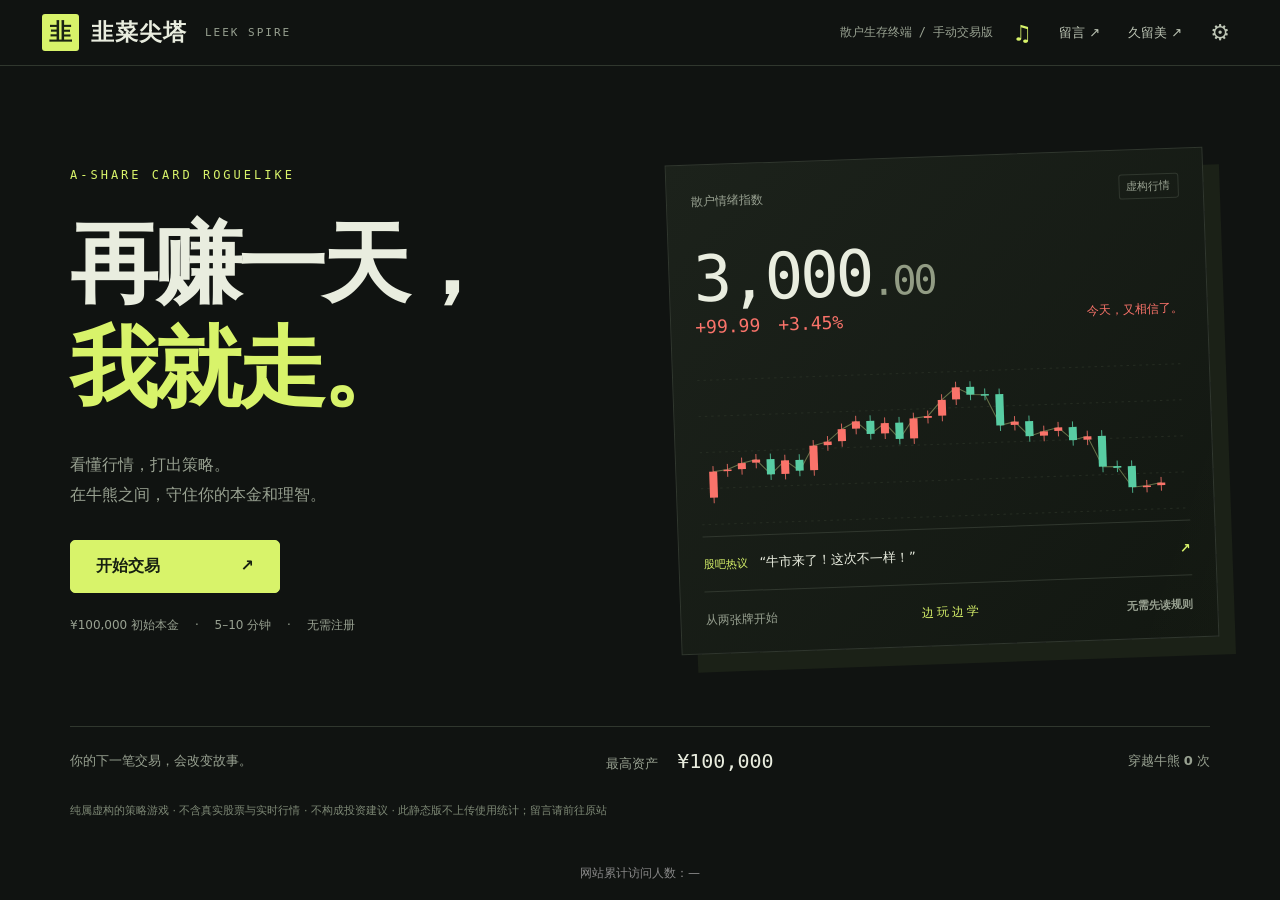
<file: index.html>
<!doctype html>
<html lang="zh-CN"><head><meta charset="UTF-8"><meta name="viewport" content="width=device-width, initial-scale=1"><meta name="theme-color" content="#101311"><meta name="description" content="A 股文化主题卡牌 Roguelike。看懂明日意图，控制仓位与贪婪，在疯牛顶部活下来。无需注册，随时开盘。"><title>韭菜尖塔 · 再赚一天就走</title><link rel="icon" type="image/svg+xml" href="data:image/svg+xml,%3Csvg xmlns='http://www.w3.org/2000/svg' viewBox='0 0 32 32'%3E%3Crect width='32' height='32' rx='7' fill='%23101311'/%3E%3Cpath d='M8 25V14m8 11V6m8 19V11' stroke='%23d8f36a' stroke-width='4'/%3E%3C/svg%3E"><link rel="stylesheet" href="./style.css?v=82ac3ff11395dbeeecb02c3d06dcb66bd310dc05"></head><body><div id="app"><header class="topbar"><a class="brand" href="./"><span class="logo">韭</span>韭菜尖塔 <small>LEEK SPIRE</small></a><span class="terminal-tag">散户生存终端 / v1.0</span></header><main class="welcome"><div class="eyebrow">A-SHARE CARD ROGUELIKE</div><h1>再赚一天，<br><em>我就走。</em></h1><p>看懂行情，打出策略。<br>在牛熊之间，守住你的本金和理智。</p><button class="primary" id="first-start">开始交易 ↗</button><div class="welcome-foot">¥100,000 初始本金 <span>·</span> 一局约 5–10 分钟 <span>·</span> 无需注册</div><div class="market-line"><span>今日散户指数</span><strong class="up">3,000.00 <small>+0.00%</small></strong><span>市场永远是对的。除了今天。</span></div></main></div><script type="module" src="./app.js?v=82ac3ff11395dbeeecb02c3d06dcb66bd310dc05"></script><small data-site-count="leek-spire" style="display:block;text-align:center;color:#888;font:12px/1.5 system-ui,sans-serif;padding:6px 12px;">网站累计访问人数：—</small>

<script>
window.siteVisitorCountDisabled = () => JSON.parse(localStorage.getItem('leek-spire-v1') || '{}')?.prefs?.analytics === false;
/* 自建累计访客脚注：独立站点身份，不读取游戏存档或发送页面内容。 */
(() => {
  'use strict';
  // 与自建服务的公开站点登记一致；本地与预览页不创建或发送身份。
const GH='https://gongfpp.github.io', DAY=86400000;
const gh=path=>[{origin:GH,path,prefix:true}];
const SITE_REGISTRY=Object.freeze({
 'cyber-handwarmer':[{origin:'https://warm.gongfpp.icu',path:'/',prefix:false}],
 itsme:[{origin:'https://gongfpp.icu',path:'/',prefix:false},{origin:GH,path:'/',prefix:false}],
 novelfish:gh('/NovelFish/'),
 'monkey-shakespeare':gh('/monkey-shakespeare-web/'),
 'hr-monster':gh('/hr-monster-web/'),
 'rps-mind-arena':gh('/rps-mind-arena-web/'),
 'monster-service-center':gh('/monster-service-center-web/'),
 'flappy-bird':gh('/flappy-bird-godot/'),
 cinderweave:gh('/cinderweave-godot/'),
 'hyouka-campus':gh('/hyouka-campus-3d/'),
 'leek-spire':[...gh('/leek-spire-pages/'),{origin:'https://leek-spire.gongfpp.chatgpt.site',path:'/',prefix:false},{origin:'https://leek-spire.gongfpp.chatgpt.site',path:'/fx.html',prefix:false}],
 'one-bar-left':gh('/one-bar-left/'),
 'kurumi-rewrite':gh('/kurumi-fx-rewrite/'),
 'poor-map':gh('/poor-map/'),
 'stock-workbench':[{origin:'https://stock.gongfpp.icu',path:'/',prefix:true}],
 'one-life':[{origin:'https://one-life.gongfpp.icu',path:'/',prefix:true}],
});
for(const entries of Object.values(SITE_REGISTRY)){for(const entry of entries)Object.freeze(entry);Object.freeze(entries);}
function registeredPath(site,origin,path){
 if(typeof path!=='string'||path.length>512||!path.startsWith('/')||/[?#\\\u0000-\u0020]/.test(path)||/%(?:2e|2f|5c|00)/i.test(path)||path.split('/').some(x=>x==='.'||x==='..'))return false;
 return Object.hasOwn(SITE_REGISTRY,site)&&SITE_REGISTRY[site].some(r=>r.origin===origin&&(r.prefix?path.startsWith(r.path):path===r.path));
}

  const lifetime = 90 * 24 * 60 * 60 * 1000;
  const uuid = /^[0-9a-f]{8}-[0-9a-f]{4}-4[0-9a-f]{3}-[89ab][0-9a-f]{3}-[0-9a-f]{12}$/i;
  async function mount(element, site, isDisabled = () => false) {
    element.textContent = '网站累计访问人数：—';
    if (!registeredPath(site, location.origin, location.pathname)) return;
    const url = 'https://stats.gongfpp.icu/api/journey/v1/site-counts/' + encodeURIComponent(site);
    let identity = null;
    try {
      if (navigator.doNotTrack !== '1' && window.doNotTrack !== '1' && navigator.globalPrivacyControl !== true && !isDisabled()) {
        const key = 'site-visitor-count:v1:' + site;
        const now = Date.now();
        try { identity = JSON.parse(localStorage.getItem(key)); } catch (_) { /* 损坏的记录可以更新；存储禁用时保持只读。 */ }
        if (!identity || !uuid.test(identity.visitorId) || !Number.isSafeInteger(identity.bornAt) || identity.bornAt > now || now - identity.bornAt >= lifetime) {
          identity = { visitorId: crypto.randomUUID(), bornAt: now };
          localStorage.setItem(key, JSON.stringify(identity));
        }
      }
    } catch (_) { identity = null; }
    let controller = new AbortController();
    let timeout = setTimeout(() => controller.abort(), 8000);
    const options = { credentials: 'omit', referrerPolicy: 'no-referrer', cache: 'no-store', signal: controller.signal };
    try {
      let response;
      if (identity) {
        try {
          response = await fetch(url, { ...options, method: 'POST', headers: { 'Content-Type': 'application/json' }, body: JSON.stringify({ visitorId: identity.visitorId, bornAt: identity.bornAt, path: location.pathname }) });
        } catch (_) { /* 写入失败后仍可读取真实累计值。 */ }
      }
      if (!response || !response.ok) {
        clearTimeout(timeout);
        controller = new AbortController();
        timeout = setTimeout(() => controller.abort(), 8000);
        response = await fetch(url, { ...options, signal: controller.signal });
      }
      if (!response.ok) return;
      const result = await response.json();
      if (result.version === 1 && result.site === site && Number.isSafeInteger(result.total) && result.total >= 0) {
        element.textContent = '网站累计访问人数：' + result.total.toLocaleString('zh-CN');
      }
    } catch (_) { /* 无可靠结果时保留破折号，不伪造零。 */ }
    finally { clearTimeout(timeout); }
  }
  window.SiteVisitorCount = { mount };
  document.querySelectorAll('[data-site-count]').forEach(element => {
    mount(element, element.dataset.siteCount, () => typeof window.siteVisitorCountDisabled === 'function' && window.siteVisitorCountDisabled());
  });
})();

</script>
<script data-site-events="leek-spire">
/* 自建页面事件：仅固定事件与控件枚举，不读取输入、正文、URL参数或来源页。 */
(() => {
  'use strict';
  if (window.SiteEvents?.version === 1) return;
  const REGISTRY = {"itsme":[{"origin":"https://gongfpp.icu","paths":["/2022/08/16/hello-world/","/2022/08/16/%E7%AC%AC%E4%B8%80%E7%AF%87%E6%B5%8B%E8%AF%95%E5%8D%9A%E5%AE%A2/","/2022/08/25/LeetCodeHot100/","/archives/2022/08/","/archives/2022/","/archives/","/categories/","/","/links/","/resume/","/tags/","/tags/test/","/works/agent-handoff/","/works/aki-agent-kit/","/works/binary-tree-with-qt/","/works/caculator-with-qt/","/works/chaoshi-2018/","/works/cinderweave-godot/","/works/config-reviewer/","/works/config-reviewer-builds/","/works/dsh-novel-fish/","/works/flappy-bird-godot/","/works/homebrew-tap/","/works/hr-monster-web/","/works/imagegen-skills/","/works/","/works/interface-atlas/","/works/interface-atlas-web/","/works/kurumi-fx-pages/","/works/kurumi-pixel-ui/","/works/lantern-godot/","/works/leek-spire-pages/","/works/mediagrab/","/works/monkey-shakespeare-web/","/works/monster-service-center-web/","/works/netball/","/works/notiguard/","/works/novelfish/","/works/one-bar-left/","/works/one-mute-mic/","/works/poor-map/","/works/process-killer/","/works/rps-mind-arena-web/","/works/simple-snake-game/","/works/sonfolio/","/works/sorts-with-qt/"]},{"origin":"https://gongfpp.github.io","paths":["/2022/08/16/hello-world/","/2022/08/16/%E7%AC%AC%E4%B8%80%E7%AF%87%E6%B5%8B%E8%AF%95%E5%8D%9A%E5%AE%A2/","/2022/08/25/LeetCodeHot100/","/archives/2022/08/","/archives/2022/","/archives/","/categories/","/","/links/","/resume/","/tags/","/tags/test/","/works/agent-handoff/","/works/aki-agent-kit/","/works/binary-tree-with-qt/","/works/caculator-with-qt/","/works/chaoshi-2018/","/works/cinderweave-godot/","/works/config-reviewer/","/works/config-reviewer-builds/","/works/dsh-novel-fish/","/works/flappy-bird-godot/","/works/homebrew-tap/","/works/hr-monster-web/","/works/imagegen-skills/","/works/","/works/interface-atlas/","/works/interface-atlas-web/","/works/kurumi-fx-pages/","/works/kurumi-pixel-ui/","/works/lantern-godot/","/works/leek-spire-pages/","/works/mediagrab/","/works/monkey-shakespeare-web/","/works/monster-service-center-web/","/works/netball/","/works/notiguard/","/works/novelfish/","/works/one-bar-left/","/works/one-mute-mic/","/works/poor-map/","/works/process-killer/","/works/rps-mind-arena-web/","/works/simple-snake-game/","/works/sonfolio/","/works/sorts-with-qt/"]}],"novelfish":[{"origin":"https://gongfpp.github.io","prefix":"/NovelFish/"}],"poor-map":[{"origin":"https://gongfpp.github.io","prefix":"/poor-map/"}],"stock-workbench":[{"origin":"https://stock.gongfpp.icu","prefix":"/"}],"one-life":[{"origin":"https://one-life.gongfpp.icu","prefix":"/"}],"cyber-handwarmer":[{"origin":"https://warm.gongfpp.icu","paths":["/"]}],"kurumi-rewrite":[{"origin":"https://gongfpp.github.io","prefix":"/kurumi-fx-rewrite/"}],"leek-spire":[{"origin":"https://gongfpp.github.io","prefix":"/leek-spire-pages/"},{"origin":"https://leek-spire.gongfpp.chatgpt.site","paths":["/","/fx","/fx.html"]}],"monkey-shakespeare":[{"origin":"https://gongfpp.github.io","prefix":"/monkey-shakespeare-web/"}],"hr-monster":[{"origin":"https://gongfpp.github.io","prefix":"/hr-monster-web/"}],"rps-mind-arena":[{"origin":"https://gongfpp.github.io","prefix":"/rps-mind-arena-web/"}],"monster-service-center":[{"origin":"https://gongfpp.github.io","prefix":"/monster-service-center-web/"}],"flappy-bird":[{"origin":"https://gongfpp.github.io","prefix":"/flappy-bird-godot/"}],"cinderweave":[{"origin":"https://gongfpp.github.io","prefix":"/cinderweave-godot/"}],"one-bar-left":[{"origin":"https://gongfpp.github.io","prefix":"/one-bar-left/"}]};
  const UUID = /^[0-9a-f]{8}-[0-9a-f]{4}-4[0-9a-f]{3}-[89ab][0-9a-f]{3}-[0-9a-f]{12}$/i;
  const LIFETIME = 90 * 86400000;
  const instances = new Map();
  const currentScript = document.currentScript;
  function allowedPath(site) {
    const path = location.pathname;
    if (typeof path !== 'string' || path.length > 512 || !path.startsWith('/') || /[?#\\\u0000-\u0020]/.test(path) || /%(?:2e|2f|5c|00)/i.test(path) || path.split('/').some(x => x === '.' || x === '..')) return null;
    const entry = REGISTRY[site]?.find(r => r.origin === location.origin && (r.paths ? r.paths.includes(path) : path.startsWith(r.prefix)));
    return entry ? (entry.paths ? path : entry.prefix) : null;
  }
  function mount(site, options = {}) {
    if (instances.has(site)) return instances.get(site);
    if (!allowedPath(site)) return null;
    if (options.qaRunId !== undefined && !UUID.test(options.qaRunId)) return null;
    const qaRunId = options.qaRunId || null;
    const isDisabled = options.isDisabled || (() => typeof window.siteVisitorCountDisabled === 'function' && window.siteVisitorCountDisabled());
    const url = 'https://stats.gongfpp.icu/api/journey/v1/site-counts/' + encodeURIComponent(site) + '/events';
    let identity = null, sessionId = null, queue = [], pending = null, interval = null, inFlight = null;
    let started = false, destroyed = false, currentPath = null, currentRoute = null, mark = null, remainder = 0, generation = 0, failures = 0;
    const listeners = [];
    function on(target, name, fn) { target.addEventListener(name, fn); listeners.push(() => target.removeEventListener(name, fn)); }
    function privacyAllowed() {
      try { return ![navigator.doNotTrack, window.doNotTrack, navigator.msDoNotTrack].some(x => x === '1' || x === 1 || x === 'yes') && navigator.globalPrivacyControl !== true && !isDisabled(); }
      catch (_) { return false; }
    }
    function stopPending() {
      generation += 1; queue = []; clearTimeout(pending); pending = null;
      if (inFlight) inFlight.abort();
      identity = null; sessionId = null; started = false; mark = null; remainder = 0;
    }
    function permitted() {
      if (destroyed || !allowedPath(site) || !privacyAllowed()) { stopPending(); return false; }
      if (identity && (Date.now() < identity.bornAt || Date.now() - identity.bornAt >= LIFETIME)) stopPending();
      return true;
    }
    function getIdentity() {
      if (identity) return identity;
      const now = Date.now();
      if (qaRunId) return identity = {visitorId: crypto.randomUUID(), bornAt: now};
      try {
        const key = 'site-visitor-count:v1:' + site;
        let value; try { value = JSON.parse(localStorage.getItem(key)); } catch (_) {}
        if (!value || !UUID.test(value.visitorId) || !Number.isSafeInteger(value.bornAt) || value.bornAt > now || now - value.bornAt >= LIFETIME) {
          value = {visitorId: crypto.randomUUID(), bornAt: now}; localStorage.setItem(key, JSON.stringify(value));
        }
        return identity = {visitorId: value.visitorId, bornAt: value.bornAt};
      } catch (_) { return null; }
    }
    function event(name, extra = {}) {
      if (!permitted() || !getIdentity()) return;
      const path = currentPath || allowedPath(site); if (!path) return;
      queue.push({id: crypto.randomUUID(), name, path, at: Date.now(), ...extra});
      if (queue.length > 80) queue.shift();
      if (!pending) pending = setTimeout(() => { pending = null; void flush(); }, 200);
    }
    function ensureStart() {
      if (!permitted() || !getIdentity()) return false;
      if (!started) {
        started = true; sessionId = crypto.randomUUID(); currentPath = allowedPath(site); currentRoute = location.pathname;
        mark = document.visibilityState === 'visible' ? performance.now() : null;
        event('page_view');
      }
      return true;
    }
    function settle() {
      if (!started || !permitted()) return;
      if (mark !== null) { remainder += Math.max(0, performance.now() - mark); mark = null; }
      const durationMs = Math.min(1800000, Math.floor(remainder));
      remainder = 0;
      if (durationMs > 0) event('page_engagement', {durationMs});
    }
    async function flush() {
      if (!permitted() || !started || !queue.length || inFlight) return;
      const batch = queue.splice(0,20), controller = new AbortController(), epoch = generation; inFlight = controller;
      const timeout = setTimeout(() => controller.abort(), 8000);
      const body = {version:1, visitorId:identity.visitorId, bornAt:identity.bornAt, sessionId, events:batch, ...(qaRunId ? {qaRunId} : {})};
      let retry = false;
      try {
        const response = await fetch(url, {method:'POST',headers:{'Content-Type':'application/json'},credentials:'omit',referrerPolicy:'no-referrer',cache:'no-store',keepalive:true,signal:controller.signal,body:JSON.stringify(body)});
        if (response.ok) {
          const ack = await response.json();
          if (ack.ok !== true || !Array.isArray(ack.accepted) || ack.sourceOrigin !== location.origin || ack.qa !== Boolean(qaRunId) || !batch.every(x => ack.accepted.includes(x.id))) retry = true;
        } else retry = response.status >= 500 || response.status === 429;
      } catch (_) { retry = true; }
      finally {
        clearTimeout(timeout); if (inFlight === controller) inFlight = null;
        if (retry && epoch === generation && permitted() && started) queue = [...batch,...queue].slice(0,80);
        failures = retry ? Math.min(failures + 1,5) : 0;
        if (queue.length && permitted() && !pending) pending = setTimeout(() => { pending = null; void flush(); }, retry ? Math.min(60000,5000 * 2 ** (failures - 1)) : 200);
      }
    }
    function updateRoute() {
      if (!ensureStart()) return;
      const next = allowedPath(site);
      if (location.pathname !== currentRoute) { settle(); currentPath = next; currentRoute = location.pathname; event('page_view'); }
      if (document.visibilityState === 'visible' && mark === null) mark = performance.now();
    }
    function click(e) {
      if (!ensureStart()) return;
      const target = e.target?.closest?.('button,a,input,select,summary,[role="button"],[role="link"]');
      if (!target) return;
      const tag = target.tagName.toLowerCase();
      const control = ({a:'link',button:'button',input:'input',select:'select',summary:'summary'})[tag] || (target.getAttribute('role') === 'link' ? 'link' : 'button');
      const container = target.closest('dialog,[role="dialog"],header,main,footer');
      const region = container ? (container.tagName.toLowerCase() === 'dialog' || container.getAttribute('role') === 'dialog' ? 'dialog' : container.tagName.toLowerCase()) : 'other';
      event('ui_click',{control,region});
    }
    on(document,'click',click);
    on(document,'visibilitychange',() => {
      if (!permitted()) return;
      if (document.visibilityState === 'hidden') { settle(); void flush(); }
      else { updateRoute(); mark = performance.now(); }
    });
    on(window,'storage',() => { if (!privacyAllowed()) stopPending(); });
    on(window,'popstate',updateRoute);
    for (const method of ['pushState','replaceState']) {
      const previous = history[method];
      const wrapper = function (...args) { const result = previous.apply(this,args); updateRoute(); return result; };
      history[method] = wrapper; listeners.push(() => { if (history[method] === wrapper) history[method] = previous; });
    }
    on(window,'pagehide',() => { settle(); void flush(); mark = null; });
    on(window,'pageshow',e => { if (e.persisted && ensureStart()) { event('page_view'); if (document.visibilityState === 'visible') mark = performance.now(); } });
    interval = setInterval(() => { if (!ensureStart()) return; updateRoute(); settle(); if (document.visibilityState === 'visible') mark = performance.now(); void flush(); },30000);
    const handle = {destroy() { settle(); void flush(); destroyed = true; clearTimeout(pending); clearInterval(interval); for (const remove of listeners) remove(); instances.delete(site); }};
    instances.set(site,handle); ensureStart(); return handle;
  }
  window.SiteEvents = {version:1,mount};
  const site = currentScript?.dataset.siteEvents;
  if (site) mount(site,{qaRunId:window.siteEventsQaRunId});
})();
</script>
</body></html>
</file>
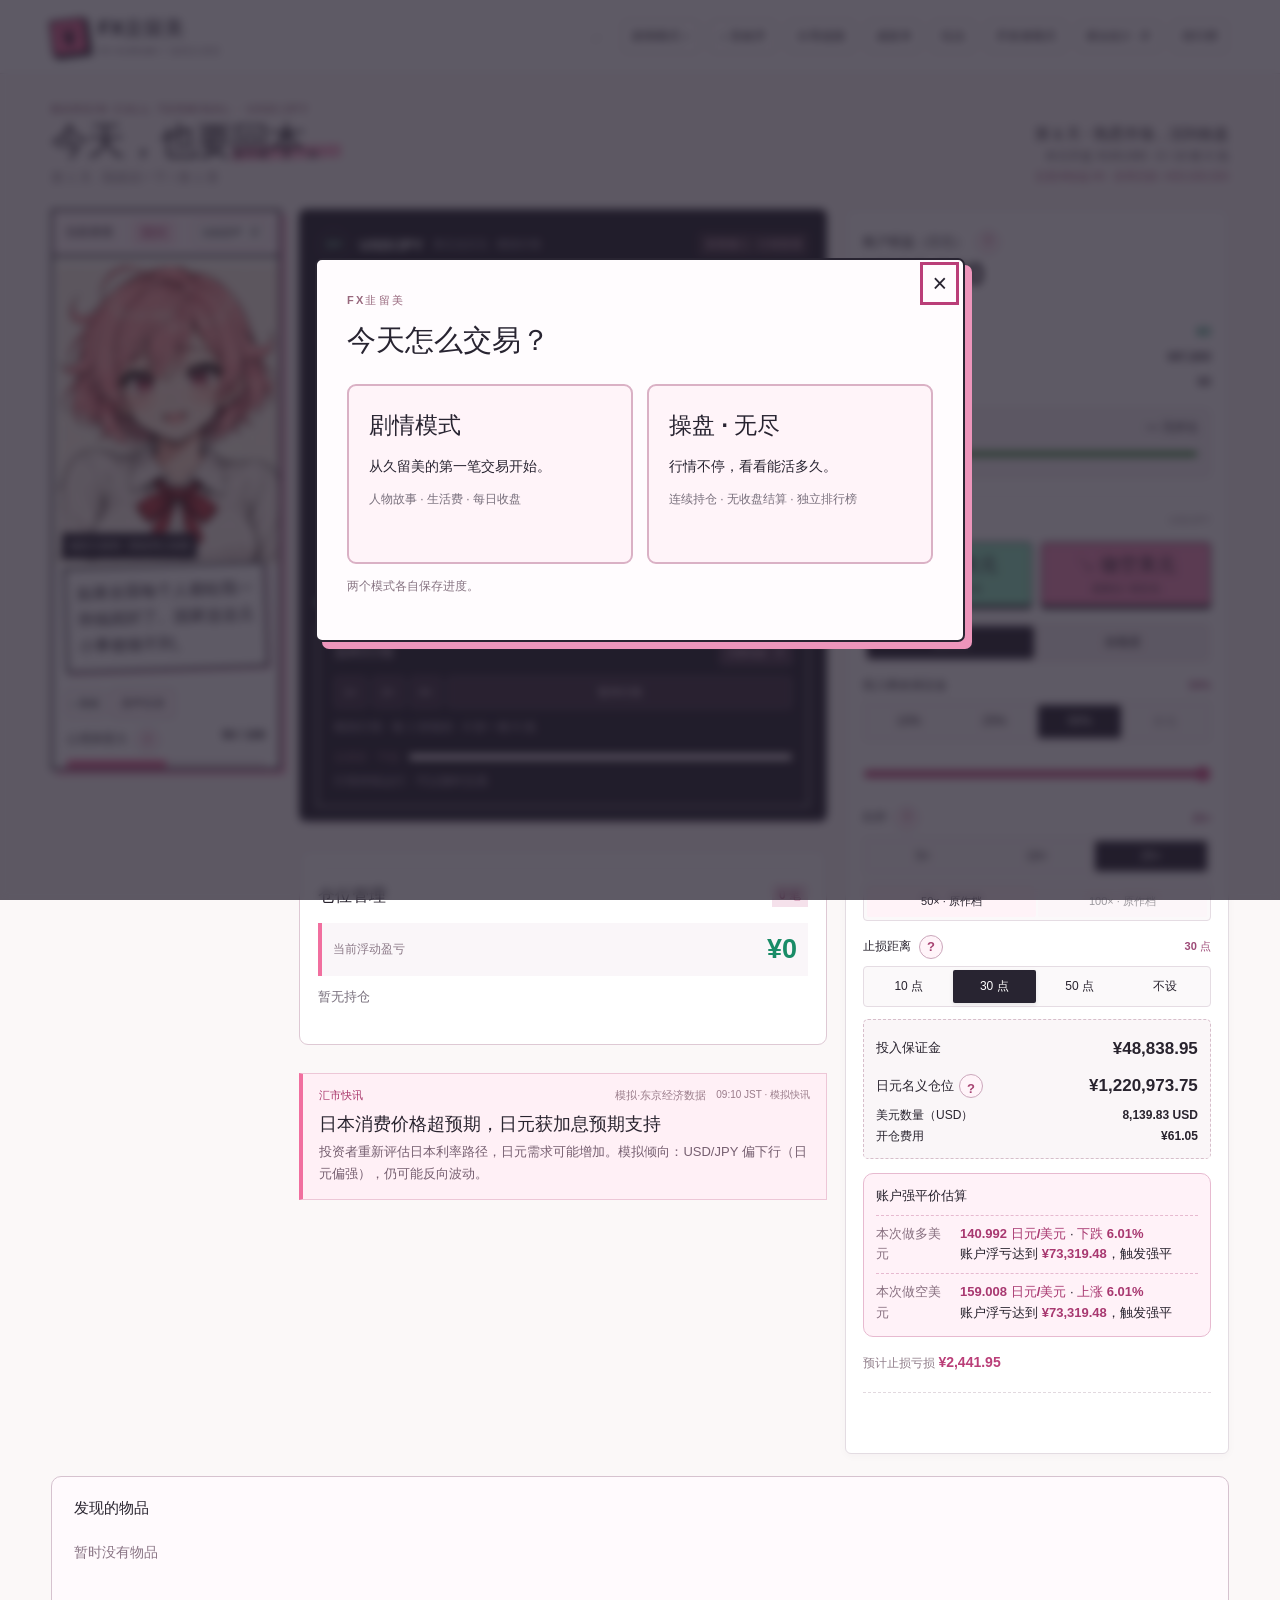
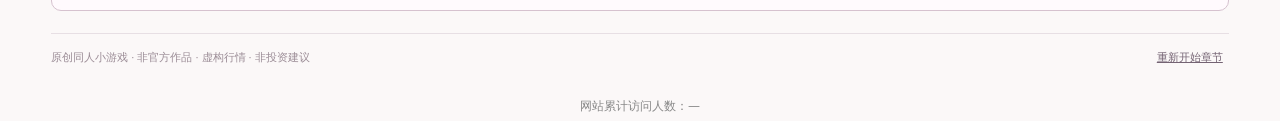
<file: fx.html>
<!doctype html>
<html lang="zh-CN">
<head>
  <meta charset="utf-8"><meta name="viewport" content="width=device-width,initial-scale=1">
  <meta name="theme-color" content="#f16f9f">
  <meta name="description" content="持仓穿过连续蜡烛图，读突发消息、管理多笔订单，和久留美一起经历外汇交易日。原创同人风模拟小游戏。">
  <title>FX韭留美 · 今天也要回本</title>
  <link rel="icon" href="data:image/svg+xml,%3Csvg xmlns='http://www.w3.org/2000/svg' viewBox='0 0 32 32'%3E%3Crect width='32' height='32' rx='6' fill='%23f16f9f'/%3E%3Ctext x='16' y='24' text-anchor='middle' font-size='25' font-weight='bold' fill='%23231f2d'%3E¥%3C/text%3E%3C/svg%3E">
  <link rel="stylesheet" href="./fx/style.css?v=fea4705c1a6785b93918ade2c6a531970e49bb4b">
</head>
<body>
<header class="topbar">
  <a class="brand" href="./fx.html"><span class="brand-mark">¥</span><span>FX韭留美 <small>FX KURUMI / 漫画交易室</small></span></a>
  <div class="top-right"><span id="saved" role="status">✓</span><button id="mode-open">剧情模式 ▾</button><button id="sound" aria-pressed="false">♪ 音效关</button><button id="share-open">分享战报</button><button id="achievements-open">成就 <b id="achievement-count">0</b></button><button id="help">玩法</button><button id="developer-open">开发者模式</button><button id="privacy-toggle">匿名统计</button><button id="leaderboard-open">排行榜</button></div>
</header>
<main>
  <div class="storage-warning" id="storage-warning-panel" hidden><p id="storage-warning" role="status" hidden></p><button type="button" id="save-retry">重试保存</button><button type="button" data-save-backup>下载本页进度备份</button></div>
  <p id="developer-status" class="developer-status" hidden>开发测试存档 · 数据已修改 · 不计入玩家统计</p>
  <div class="page-heading"><div><div class="eyebrow">MARGIN CALL TERMINAL · USD/JPY</div><h1>今天，也要<span>回本。</span></h1><p id="stage-name">第一天 / 我就试一下</p></div><div class="mission"><b id="mission-title">第一天 · 熟悉市场</b><span id="mission-copy">开盘 ¥100,000</span><small id="chapter-target">章节挑战：累计到 ¥150,000</small></div></div>
  <section class="game-grid" aria-label="外汇交易游戏">
    <aside class="character-card" id="character-card">
      <div class="character-heading"><span>当前表情</span><b id="emotion-label">平静</b><button id="voice-toggle" aria-pressed="false">动画原声 · 开</button></div>
      <div class="portrait"><img id="portrait" src="./fx/expressions/kurumi-calm.webp?v=fea4705c1a6785b93918ade2c6a531970e49bb4b" alt="久留美平静地看着屏幕"><span id="impact-stamp" class="impact-stamp" aria-hidden="true"></span><span class="portrait-name">福贺久留美 / 原创同人绘制</span></div>
      <div class="speech" id="speech" aria-live="polite"></div>
      <div class="voice-caption-row"><p id="voice-state" role="status" hidden></p><p id="voice-caption" lang="ja" hidden></p><button id="voice-replay" aria-label="重播当前心情的日语原声" hidden>↻ 重播</button><button id="voice-library-open">原声目录</button></div>
      <div class="sanity-label"><span>心理承受力 <button class="help-dot" data-help="mental" aria-label="了解心理承受力">?</button></span><b id="sanity-text">50 / 100</b></div><div class="sanity-meter"><span id="sanity-fill"></span></div>
      <p id="mental-detail" class="mental-detail" hidden></p>
    </aside>
    <div class="market-stack">
      <section class="terminal" id="terminal">
        <div class="terminal-head"><div class="pair"><span>$/¥</span><b>USD/JPY</b><small>美元兑日元 · 模拟行情</small></div><span id="market-phase">市场已暂停 · 等待决策</span></div>
        <div class="market-price"><strong id="price">150.000</strong><span id="change">+0.000%</span><div><b id="beat-label">决策 1 / 4</b><small id="candle-label">下一段：4 根 K 线</small></div></div>
        <p id="inverse-rate" class="quote-unit">1 美元 = 150.000 日元 · 日元/美元</p><div id="chart" class="chart" role="img" aria-label="USD/JPY 已发生行情，报价单位为日元/美元"></div>
        <div id="risk-alerts" class="risk-alerts" aria-live="polite"></div><div class="chart-foot"><span><i class="up-swatch"></i>报价涨 / 美元升 <i class="down-swatch"></i>报价跌 / 日元升</span><span>USD/JPY · 日元/美元</span></div>
        <div class="playback"><div class="lower-heading"><h2>实时行情</h2><button id="motion-toggle">完整动效</button></div><div class="speed-buttons"><button data-speed="1" aria-pressed="true">1×</button><button data-speed="2">2×</button><button data-speed="4">4×</button><button id="skip">暂停行情</button></div><p id="market-cadence" class="small-print"></p><div class="heat-display"><span id="heat-label">交易室 · 平稳</span><div class="heat-meter"><i id="heat-fill"></i></div></div><p id="playback-state">等待下一笔操作</p></div>
      </section>
      <section class="position-card" id="position-card"><div class="ticket-title">仓位管理 <b id="position-count">0 笔</b></div><div class="position-pnl"><span>当前浮动盈亏</span><strong id="floating">¥0</strong></div><div id="account-liquidation" class="liquidation-estimate" hidden><b>当前持仓强平价估算</b><p id="account-liquidation-value"></p></div><p id="position-empty">暂无持仓</p><div id="position-list" class="position-list"></div><div class="hold-actions"><button id="hold">继续持有</button><button id="half">全部减半</button><button id="close">全部平仓</button></div></section>
      <section class="news" id="news"><div class="news-meta"><b>汇市快讯</b><span id="news-source">东京汇市</span><time id="news-time">09:10 JST</time></div><h2 id="news-title">正在读取消息…</h2><p id="news-copy"></p></section>
    </div>
    <aside class="trade-card">
      <div class="account-heading"><span>账户权益（日元） <button class="help-dot" data-help="account" aria-label="了解账户资金">?</button></span><b id="equity">¥100,000</b></div>
      <div class="account-row emphasis"><span id="pnl-period">今日收益</span><b id="day-pnl">¥0</b></div>
      <div class="account-row"><span>可用保证金</span><b id="available-margin"></b></div><div class="account-row"><span>持仓保证金</span><b id="used-margin">¥0</b></div>
      <div class="margin-health"><div><span>保证金率 <button class="help-dot" data-help="margin" aria-label="了解保证金率与强平">?</button></span><b id="margin-level"></b></div><meter id="margin-meter" min="0" max="200" low="100" high="150" optimum="200" value="200"></meter></div>
      <div id="account-details" hidden><div class="account-row"><span>现金余额</span><b id="free-cash"></b></div><div class="account-row"><span>生活费预留</span><b id="reserve-amount"></b></div><div class="account-row"><span>借入未还</span><b id="external-funding"></b></div><div class="account-row"><span>累计手续费</span><b id="fees-paid"></b></div></div>
      <div class="order-empty" id="order-empty">
        <div class="ticket-title">市价订单 <span>USD/JPY</span></div>
        <div class="entry-actions"><button class="long" id="long"><span>↗ 做多美元</span><small>买美元 / 卖日元</small></button><button class="short" id="short"><span>↘ 做空美元</span><small>卖美元 / 买日元</small></button></div>
        <div class="amount-mode" role="group" aria-label="投资方式"><button data-order-mode="percent" aria-pressed="true">按比例</button><button data-order-mode="amount" aria-pressed="false">按额度</button></div>
        <fieldset id="percent-field"><legend>投入剩余保证金 <output id="stake-value">50%</output></legend><div class="segments" id="stakes"><button data-stake="0.1">10%</button><button data-stake="0.25">25%</button><button data-stake="0.5" aria-pressed="true">50%</button><button data-stake="1">全仓</button></div><input id="stake-slider" aria-label="投入比例" type="range" min="1" max="100" step="1" value="50"></fieldset>
        <div id="amount-field" class="amount-field" hidden><div class="amount-heading"><label for="order-amount">投入保证金（¥）</label><button type="button" id="amount-random" title="在当前可开仓额度内随机选择，不会下单" aria-label="骰子：随机额度">🎲 随机额度</button></div><input id="order-amount" type="text" inputmode="decimal" autocomplete="off" value="10000" aria-describedby="amount-limit"><div class="amount-slider-heading"><span>拖动选择额度</span><output id="amount-selected">¥10,000</output></div><input id="amount-slider" aria-label="投入保证金额度" type="range" min="100" max="100000" step="any" value="10000"><div class="amount-slider-bounds"><span>¥100</span><span id="amount-slider-max"></span></div><span class="amount-shortcuts"><button type="button" data-amount-step="-1000">−1千</button><button type="button" data-amount-step="1000">＋1千</button><button type="button" data-amount-step="10000">＋1万</button><button type="button" id="amount-max">最大额度</button></span><small id="amount-limit">保证金额度，含费用预览</small><span id="amount-random-status" class="sr-only" role="status"></span></div><fieldset><legend>杠杆 <button class="help-dot" data-help="leverage" aria-label="了解杠杆">?</button><output id="leverage-value">25×</output></legend><div class="segments" id="leverages"><button data-leverage="5">5×</button><button data-leverage="10">10×</button><button data-leverage="25" aria-pressed="true">25×</button></div><div class="segments high-leverage"><button data-leverage="50">50× · 原作档</button><button data-leverage="100">100× · 原作档</button></div></fieldset>
        <fieldset><legend>止损距离 <button class="help-dot" data-help="stop" aria-label="了解止损点数">?</button><output id="stop-value">30 点</output></legend><div class="segments" id="stops"><button data-stop-pips="10">10 点</button><button data-stop-pips="30" aria-pressed="true">30 点</button><button data-stop-pips="50">50 点</button><button data-stop-pips="none">不设</button></div></fieldset>
        <p id="emotion-order-rule" class="small-print" role="status" hidden></p>
        <div class="order-estimate"><div class="primary-estimate"><span>投入保证金</span><b id="preview-margin"></b></div><div class="primary-estimate"><span>日元名义仓位 <button class="help-dot" data-help="order" aria-label="了解订单金额">?</button></span><b id="preview-notional"></b></div><div><span>美元数量（USD）</span><b id="preview-quantity"></b></div><div><span>开仓费用</span><b id="preview-fee"></b></div><div id="order-details" hidden><div class="account-row"><span>预计扣款</span><b id="preview-debit"></b></div><div class="account-row"><span>强平价估算（日元/美元）</span><b id="preview-liquidation"></b></div></div></div><section class="liquidation-estimate"><b>账户强平价估算</b><div><span>本次做多美元</span><p id="liquidation-long"></p></div><div><span>本次做空美元</span><p id="liquidation-short"></p></div></section><p class="risk-line">预计止损亏损 <b id="risk-amount"></b></p><p id="order-validation" class="order-validation" role="status"></p>
        <button class="quiet" id="wait">空仓观察</button>
      </div>


      <button id="settle-day" class="primary" hidden>全平收盘 · 结算今日</button><p class="ticket-hint" id="last-trade" role="status"></p>
    </aside>
  </section>
  <section class="tools inventory"><div class="lower-heading"><h2>发现的物品</h2><span id="inventory-count"></span></div><p id="inventory-empty">暂时没有物品</p><div class="tool-row" id="tool-list"></div><div id="effect-list" class="effect-list"></div><div id="family-panel" hidden><p id="family-debt"></p><button id="repay-open">归还存款</button></div><div id="loan-panel" hidden><div><b>网络贷款</b><span id="loan-state"></span></div><p id="loan-effect"></p><button id="loan-open">申请 / 还款</button></div></section>
  <footer><span>原创同人小游戏 · 非官方作品 · 虚构行情 · 非投资建议</span><div><button id="day-review" hidden>查看今日结算</button><button id="retire" hidden>结束交易 · 主动离场</button><button id="restart">重新开始章节</button></div></footer>
</main>
<div id="news-flash" class="news-flash" role="status" aria-live="polite" hidden><b id="flash-title"></b><span id="flash-copy"></span></div>
<div id="trade-toast" class="trade-toast" role="status" hidden></div>
<dialog id="help-dialog" class="help-dialog"><button class="x-close" data-close="help-dialog" aria-label="关闭">×</button><span class="eyebrow">USD/JPY</span><h2>交易说明</h2><div id="help-copy"></div><button class="primary" data-close="help-dialog">FX 简单！</button></dialog>
<dialog id="prop-dialog" class="prop-dialog"><span class="eyebrow">TURNING POINT / 这次的选择</span><h2 id="prop-title"></h2><div class="prop-visual" aria-hidden="true"><span class="prop-envelope">¥</span><span class="prop-spark">✦</span></div><strong id="prop-amount"></strong><div id="prop-comic-frame" class="food-comic" hidden><img id="prop-comic" alt="本次消费漫画"></div><p id="prop-line"></p><p id="prop-rule" class="small-print"></p><button id="prop-done" class="primary">回到交易室</button></dialog>
<dialog id="day-dialog" class="day-dialog"><span class="eyebrow">DAY END / THE COMIC STRIP</span><h2 id="day-title">今天先到这里。</h2><p id="day-subtitle"></p><div id="day-story-comic-frame" class="story-comic-frame" hidden></div><div id="day-story-lines"></div><figure id="turnaround-panel" class="homage-panel" hidden><img id="turnaround-comic" alt="本日盈亏反转的原创漫画"><figcaption id="turnaround-caption"></figcaption></figure><figure id="homage-panel" class="homage-panel" hidden><img id="homage-image" alt="原作漫画单格致敬"><figcaption><span id="homage-caption"></span> <a id="homage-source" target="_blank" rel="noopener">原作漫画 ↗</a></figcaption></figure><div class="day-total"><span>收盘资产</span><strong id="day-total"></strong><small id="day-net"></small></div><button id="day-share" class="secondary">保存今日战报</button><button id="next-day" class="primary">第二天见</button></dialog>
<dialog id="bankrupt-dialog" class="day-dialog"><span class="eyebrow">MARGIN CALL / 章节结束</span><h2>人还在，钱先退场了。</h2><p>账户不足 ¥1,000。这一章先到这里。</p><div class="day-total"><span>最后的账户权益</span><strong id="bankrupt-money"></strong></div><button id="bankrupt-rescue" class="secondary" hidden>那把抽屉钥匙……</button><button id="new-chapter" class="primary">重新开始章节</button></dialog>
<dialog id="ending-dialog" class="day-dialog"><span class="eyebrow">ENDING / 原创四格</span><h2 id="ending-title"></h2><p id="ending-summary"></p><p id="ending-before"></p><img id="ending-comic" class="four-comic" alt="结局四格漫画"><div id="ending-captions" class="comic-captions"></div><button id="ending-restart" class="primary">重新开始</button><button id="ending-developer" class="secondary">修改测试数据／恢复原存档</button></dialog>
<dialog id="save-conflict-dialog" aria-labelledby="save-conflict-title"><h2 id="save-conflict-title">先保护你的进度</h2><p id="save-conflict-copy" role="alert"></p><button type="button" class="secondary" data-save-backup>下载本页与当前存档备份</button><button type="button" id="save-load-latest" class="primary">放下本页进度，载入最新存档</button></dialog>
<dialog id="restart-dialog"><h2>真的要重新开局吗？</h2><p>本机保存的进度会被新章节替换。</p><button id="confirm-restart" class="primary">重新开始</button><button class="secondary" data-close="restart-dialog">继续这一局</button></dialog>
<dialog id="story-dialog" class="story-dialog"><span class="eyebrow">LIFE BETWEEN CANDLES / 原创人物事件</span><h2 id="story-title"></h2><div id="story-comic-frame" class="story-comic-frame" hidden><img id="story-comic" class="four-comic" alt="人物事件四格漫画"><span class="comic-cover cover-two" aria-hidden="true"></span><span class="comic-cover cover-three" aria-hidden="true"></span><span class="comic-cover cover-four" aria-hidden="true"></span></div><div id="story-captions" class="comic-captions"></div><div id="story-lines"></div><div id="story-choices"></div></dialog>
<dialog id="father-take-dialog"><h2>取用父亲的柜中存款</h2><p>取用 ¥3,000,000，将同时记入账户和父亲欠款。整章只能取一次。</p><button id="father-take-confirm" class="primary">取用三百万</button><button class="secondary" data-close="father-take-dialog">关上柜门</button></dialog>
<dialog id="repay-dialog"><h2>把钱放回抽屉</h2><p id="repay-limit"></p><label for="repay-amount">这次归还多少日元</label><input id="repay-amount" type="number" min="1" step="1"><button id="repay-all" class="secondary">归还当前能拿出的全部</button><button id="repay-confirm" class="primary">放回去</button><button class="secondary" data-close="repay-dialog">先等等</button></dialog>
<dialog id="developer-dialog" class="developer-dialog"><button class="x-close" data-close="developer-dialog" aria-label="关闭开发者模式">×</button><h2>开发者模式</h2><p>修改本机游戏数据。首次应用前会备份当前存档；应用会重新生成所选日期的剩余行情，并清空当日交易记录。打开编辑器会暂停行情，持仓请先平掉再编辑。</p><form id="developer-form" class="developer-form">
<label>可用资金（¥）<input id="dev-cash" name="cash" type="number" min="0" max="10000000000" step="any" required></label>
<label>生活费预留（¥）<input id="dev-reserve" name="reserve" type="number" min="0" max="100000000" step="any" required></label>
<label>累计交易净收益（¥）<input id="dev-profit" name="profit" type="number" min="-10000000000" max="10000000000" step="any" required></label>
<label>父亲欠款（¥）<input id="dev-debt" name="debt" type="number" min="0" max="3000000" step="any" required></label>
<label>日期（第几天）<input id="dev-day" name="day" type="number" min="1" max="10000" step="1" required></label>
<label>决策段<select id="dev-beat" name="beat"><option value="0">第 1 段</option><option value="1">第 2 段</option><option value="2">第 3 段</option><option value="3">第 4 段</option></select></label>
<label>USD/JPY 价格（日元/美元）<input id="dev-price" name="price" type="number" min="0.001" max="100000" step="any" required></label>
<label>压力<input id="dev-stress" name="stress" type="number" min="0" max="100" step="any" required></label>
<label>心理承受力<input id="dev-sanity" name="sanity" type="number" min="0" max="100" step="any" required></label>
<label>游戏阶段<select id="dev-phase" name="phase"><option value="decision">等待决策</option><option value="closing">行情结束，等待全平收盘</option><option value="day_end">收盘完成，等待休息</option><option value="resting">休市休息</option></select></label>
<label class="developer-auto"><input id="dev-auto-sanity" type="checkbox">心理承受力按正常规则计算（取消固定值）</label>
<p class="developer-note">资金与净收益分别设置：只改资金不会自动变成交易盈利。固定承受力会持续到取消固定值或恢复原存档，真实下单限制仍按该值执行。</p>
<div class="developer-actions"><button type="submit" class="primary">应用数据</button><button id="developer-restore" type="button" class="secondary">恢复修改前存档</button><button type="button" class="secondary" data-close="developer-dialog">取消</button></div><p id="developer-error" role="status"></p></form></dialog>
<dialog id="achievements-dialog" class="achievements-dialog"><button class="x-close" data-close="achievements-dialog" aria-label="关闭成就">×</button><span class="eyebrow">FX韭留美 / ACHIEVEMENTS</span><h2>成就档案</h2><p class="small-print">梗来自原作情境，成就条件为本游戏原创。成就跨章节保存，开发测试局不解锁。</p><div id="achievement-book"></div></dialog>
<dialog id="share-dialog" class="share-dialog"><button class="x-close" data-close="share-dialog" aria-label="关闭战报">×</button><span class="eyebrow">FX韭留美 / TRADING REPORT</span><h2 id="share-title">这次的战报</h2><p id="share-status" role="status">正在制作…</p><img id="share-preview" alt="FX韭留美战报分享卡" hidden><div id="share-actions" class="share-actions" hidden><a id="share-download" class="primary" download>保存战报图片</a><a id="share-original" target="_blank" rel="noopener">打开原图</a><button id="share-native" hidden>系统分享</button></div><p id="share-hint" class="small-print"></p></dialog>
<dialog id="voice-library-dialog"><button class="x-close" data-close="voice-library-dialog" aria-label="关闭原声目录">×</button><h2>动画原声 · 试听</h2><p class="small-print">官方公开 PV 短片段。点击 ▶ 试听，可暂停、拖动进度或调整音量。</p><div id="voice-list"></div><p id="voice-library-status" role="status" hidden></p><p id="voice-library-caption" role="status"></p><a href="https://fxkurumi-info.com/movie/" target="_blank" rel="noopener noreferrer">官方影片目录 ↗</a></dialog>
<dialog id="privacy-dialog"><button class="x-close" data-close="privacy-dialog" aria-label="关闭统计说明">×</button><h2>匿名统计做什么？</h2><p id="privacy-copy"></p><p id="privacy-state" role="status"></p><button id="privacy-confirm" class="primary">关闭匿名统计</button></dialog>
<dialog id="margin-dialog"><button class="x-close" data-close="margin-dialog" aria-label="关闭追加保证金">×</button><h2>追加保证金</h2><p id="margin-description"></p><label>追加金额（¥）<input id="margin-amount" type="number" min="100" step="100" inputmode="decimal"></label><button id="margin-max" class="secondary">最大可追加</button><p id="margin-error" role="status"></p><button id="margin-confirm" class="primary">确认追加</button></dialog>
<dialog id="loan-dialog"><button class="x-close" data-close="loan-dialog" aria-label="关闭贷款">×</button><h2>网络贷款</h2><p id="loan-summary"></p><label>金额（¥）<input id="loan-amount" type="number" min="100" step="100" inputmode="decimal" value="10000"></label><p id="loan-error" role="status"></p><button id="loan-borrow" class="primary">借入</button><button id="loan-repay" class="secondary">归还</button></dialog>
<dialog id="leaderboard-dialog" class="leaderboard-dialog"><button class="x-close" data-close="leaderboard-dialog" aria-label="关闭排行榜">×</button><h2>大洋榜 <button class="help-dot" data-help="stats" aria-label="了解战绩指标">?</button></h2><div class="segments ranking-modes"><button data-ranking-game="story" aria-pressed="true">剧情模式</button><button data-ranking-game="endless">操盘模式</button></div><label class="ranking-sort-label">排序 <select id="ranking-sort"><option value="survival">存活天数</option><option value="returnRate">收益率</option><option value="dailyReturnRate">日均收益率</option><option value="totalProfit">总收益</option><option value="maxProfit">最大盈利</option></select></label><button id="ranking-share" class="secondary">保存我的战绩卡</button><p id="ranking-status" role="status"></p><button id="ranking-retry" class="secondary">重新读取</button><div id="ranking-table"></div><form id="ranking-form"><label>留名（可选）<input id="ranking-name" maxlength="16" placeholder="留空即匿名" autocomplete="off"></label><p class="small-print">留空为匿名；昵称最多 16 字。已提交的记录不可修改。</p><p id="ranking-eligibility"></p><button id="ranking-publish" class="primary" type="submit">提交本局成绩</button></form></dialog>
<dialog id="detail-dialog" class="detail-dialog"><button class="x-close" data-close="detail-dialog" aria-label="关闭扩展说明">×</button><h2 id="detail-title"></h2><div id="detail-copy"></div></dialog>
<dialog id="mode-dialog" class="mode-dialog"><button class="x-close" data-close="mode-dialog" aria-label="关闭模式选择">×</button><span class="eyebrow">FX韭留美</span><h2>今天怎么交易？</h2><div class="mode-options"><button data-play-mode="story"><b>剧情模式</b><span>从久留美的第一笔交易开始。</span><small>人物故事 · 生活费 · 每日收盘</small></button><button data-play-mode="endless"><b>操盘 · 无尽</b><span>行情不停，看看能活多久。</span><small>连续持仓 · 无收盘结算 · 独立排行榜</small></button></div><p class="small-print">两个模式各自保存进度。</p></dialog>
<dialog id="opening-dialog" class="opening-dialog"><button id="opening-skip" class="x-close" aria-label="跳过开局故事">×</button><span class="eyebrow" id="opening-count">序章 / 01</span><img id="opening-face" alt="久留美开局故事的表情"><h2 id="opening-title"></h2><p id="opening-copy"></p><div class="opening-links"><a href="https://fxkurumi-info.com/#introduction" target="_blank" rel="noopener">动画故事 ↗</a><a href="https://fxkurumi-info.com/movie/" target="_blank" rel="noopener">官方 PV ↗</a></div><button id="opening-next" class="primary">继续</button></dialog>
<script type="module" src="./fx/app.js?v=fea4705c1a6785b93918ade2c6a531970e49bb4b"></script>
<small data-site-count="leek-spire" style="display:block;text-align:center;color:#888;font:12px/1.5 system-ui,sans-serif;padding:6px 12px;">网站累计访问人数：—</small>

<script>
window.siteVisitorCountDisabled = () => localStorage.getItem('fx-girl-analytics') === 'off';
/* 自建累计访客脚注：独立站点身份，不读取游戏存档或发送页面内容。 */
(() => {
  'use strict';
  // 与自建服务的公开站点登记一致；本地与预览页不创建或发送身份。
const GH='https://gongfpp.github.io', DAY=86400000;
const gh=path=>[{origin:GH,path,prefix:true}];
const SITE_REGISTRY=Object.freeze({
 'cyber-handwarmer':[{origin:'https://warm.gongfpp.icu',path:'/',prefix:false}],
 itsme:[{origin:'https://gongfpp.icu',path:'/',prefix:false},{origin:GH,path:'/',prefix:false}],
 novelfish:gh('/NovelFish/'),
 'monkey-shakespeare':gh('/monkey-shakespeare-web/'),
 'hr-monster':gh('/hr-monster-web/'),
 'rps-mind-arena':gh('/rps-mind-arena-web/'),
 'monster-service-center':gh('/monster-service-center-web/'),
 'flappy-bird':gh('/flappy-bird-godot/'),
 cinderweave:gh('/cinderweave-godot/'),
 'hyouka-campus':gh('/hyouka-campus-3d/'),
 'leek-spire':[...gh('/leek-spire-pages/'),{origin:'https://leek-spire.gongfpp.chatgpt.site',path:'/',prefix:false},{origin:'https://leek-spire.gongfpp.chatgpt.site',path:'/fx.html',prefix:false}],
 'one-bar-left':gh('/one-bar-left/'),
 'kurumi-rewrite':gh('/kurumi-fx-rewrite/'),
 'poor-map':gh('/poor-map/'),
 'stock-workbench':[{origin:'https://stock.gongfpp.icu',path:'/',prefix:true}],
 'one-life':[{origin:'https://one-life.gongfpp.icu',path:'/',prefix:true}],
});
for(const entries of Object.values(SITE_REGISTRY)){for(const entry of entries)Object.freeze(entry);Object.freeze(entries);}
function registeredPath(site,origin,path){
 if(typeof path!=='string'||path.length>512||!path.startsWith('/')||/[?#\\\u0000-\u0020]/.test(path)||/%(?:2e|2f|5c|00)/i.test(path)||path.split('/').some(x=>x==='.'||x==='..'))return false;
 return Object.hasOwn(SITE_REGISTRY,site)&&SITE_REGISTRY[site].some(r=>r.origin===origin&&(r.prefix?path.startsWith(r.path):path===r.path));
}

  const lifetime = 90 * 24 * 60 * 60 * 1000;
  const uuid = /^[0-9a-f]{8}-[0-9a-f]{4}-4[0-9a-f]{3}-[89ab][0-9a-f]{3}-[0-9a-f]{12}$/i;
  async function mount(element, site, isDisabled = () => false) {
    element.textContent = '网站累计访问人数：—';
    if (!registeredPath(site, location.origin, location.pathname)) return;
    const url = 'https://stats.gongfpp.icu/api/journey/v1/site-counts/' + encodeURIComponent(site);
    let identity = null;
    try {
      if (navigator.doNotTrack !== '1' && window.doNotTrack !== '1' && navigator.globalPrivacyControl !== true && !isDisabled()) {
        const key = 'site-visitor-count:v1:' + site;
        const now = Date.now();
        try { identity = JSON.parse(localStorage.getItem(key)); } catch (_) { /* 损坏的记录可以更新；存储禁用时保持只读。 */ }
        if (!identity || !uuid.test(identity.visitorId) || !Number.isSafeInteger(identity.bornAt) || identity.bornAt > now || now - identity.bornAt >= lifetime) {
          identity = { visitorId: crypto.randomUUID(), bornAt: now };
          localStorage.setItem(key, JSON.stringify(identity));
        }
      }
    } catch (_) { identity = null; }
    let controller = new AbortController();
    let timeout = setTimeout(() => controller.abort(), 8000);
    const options = { credentials: 'omit', referrerPolicy: 'no-referrer', cache: 'no-store', signal: controller.signal };
    try {
      let response;
      if (identity) {
        try {
          response = await fetch(url, { ...options, method: 'POST', headers: { 'Content-Type': 'application/json' }, body: JSON.stringify({ visitorId: identity.visitorId, bornAt: identity.bornAt, path: location.pathname }) });
        } catch (_) { /* 写入失败后仍可读取真实累计值。 */ }
      }
      if (!response || !response.ok) {
        clearTimeout(timeout);
        controller = new AbortController();
        timeout = setTimeout(() => controller.abort(), 8000);
        response = await fetch(url, { ...options, signal: controller.signal });
      }
      if (!response.ok) return;
      const result = await response.json();
      if (result.version === 1 && result.site === site && Number.isSafeInteger(result.total) && result.total >= 0) {
        element.textContent = '网站累计访问人数：' + result.total.toLocaleString('zh-CN');
      }
    } catch (_) { /* 无可靠结果时保留破折号，不伪造零。 */ }
    finally { clearTimeout(timeout); }
  }
  window.SiteVisitorCount = { mount };
  document.querySelectorAll('[data-site-count]').forEach(element => {
    mount(element, element.dataset.siteCount, () => typeof window.siteVisitorCountDisabled === 'function' && window.siteVisitorCountDisabled());
  });
})();

</script>
<script data-site-events="leek-spire">
/* 自建页面事件：仅固定事件与控件枚举，不读取输入、正文、URL参数或来源页。 */
(() => {
  'use strict';
  if (window.SiteEvents?.version === 1) return;
  const REGISTRY = {"itsme":[{"origin":"https://gongfpp.icu","paths":["/2022/08/16/hello-world/","/2022/08/16/%E7%AC%AC%E4%B8%80%E7%AF%87%E6%B5%8B%E8%AF%95%E5%8D%9A%E5%AE%A2/","/2022/08/25/LeetCodeHot100/","/archives/2022/08/","/archives/2022/","/archives/","/categories/","/","/links/","/resume/","/tags/","/tags/test/","/works/agent-handoff/","/works/aki-agent-kit/","/works/binary-tree-with-qt/","/works/caculator-with-qt/","/works/chaoshi-2018/","/works/cinderweave-godot/","/works/config-reviewer/","/works/config-reviewer-builds/","/works/dsh-novel-fish/","/works/flappy-bird-godot/","/works/homebrew-tap/","/works/hr-monster-web/","/works/imagegen-skills/","/works/","/works/interface-atlas/","/works/interface-atlas-web/","/works/kurumi-fx-pages/","/works/kurumi-pixel-ui/","/works/lantern-godot/","/works/leek-spire-pages/","/works/mediagrab/","/works/monkey-shakespeare-web/","/works/monster-service-center-web/","/works/netball/","/works/notiguard/","/works/novelfish/","/works/one-bar-left/","/works/one-mute-mic/","/works/poor-map/","/works/process-killer/","/works/rps-mind-arena-web/","/works/simple-snake-game/","/works/sonfolio/","/works/sorts-with-qt/"]},{"origin":"https://gongfpp.github.io","paths":["/2022/08/16/hello-world/","/2022/08/16/%E7%AC%AC%E4%B8%80%E7%AF%87%E6%B5%8B%E8%AF%95%E5%8D%9A%E5%AE%A2/","/2022/08/25/LeetCodeHot100/","/archives/2022/08/","/archives/2022/","/archives/","/categories/","/","/links/","/resume/","/tags/","/tags/test/","/works/agent-handoff/","/works/aki-agent-kit/","/works/binary-tree-with-qt/","/works/caculator-with-qt/","/works/chaoshi-2018/","/works/cinderweave-godot/","/works/config-reviewer/","/works/config-reviewer-builds/","/works/dsh-novel-fish/","/works/flappy-bird-godot/","/works/homebrew-tap/","/works/hr-monster-web/","/works/imagegen-skills/","/works/","/works/interface-atlas/","/works/interface-atlas-web/","/works/kurumi-fx-pages/","/works/kurumi-pixel-ui/","/works/lantern-godot/","/works/leek-spire-pages/","/works/mediagrab/","/works/monkey-shakespeare-web/","/works/monster-service-center-web/","/works/netball/","/works/notiguard/","/works/novelfish/","/works/one-bar-left/","/works/one-mute-mic/","/works/poor-map/","/works/process-killer/","/works/rps-mind-arena-web/","/works/simple-snake-game/","/works/sonfolio/","/works/sorts-with-qt/"]}],"novelfish":[{"origin":"https://gongfpp.github.io","prefix":"/NovelFish/"}],"poor-map":[{"origin":"https://gongfpp.github.io","prefix":"/poor-map/"}],"stock-workbench":[{"origin":"https://stock.gongfpp.icu","prefix":"/"}],"one-life":[{"origin":"https://one-life.gongfpp.icu","prefix":"/"}],"cyber-handwarmer":[{"origin":"https://warm.gongfpp.icu","paths":["/"]}],"kurumi-rewrite":[{"origin":"https://gongfpp.github.io","prefix":"/kurumi-fx-rewrite/"}],"leek-spire":[{"origin":"https://gongfpp.github.io","prefix":"/leek-spire-pages/"},{"origin":"https://leek-spire.gongfpp.chatgpt.site","paths":["/","/fx","/fx.html"]}],"monkey-shakespeare":[{"origin":"https://gongfpp.github.io","prefix":"/monkey-shakespeare-web/"}],"hr-monster":[{"origin":"https://gongfpp.github.io","prefix":"/hr-monster-web/"}],"rps-mind-arena":[{"origin":"https://gongfpp.github.io","prefix":"/rps-mind-arena-web/"}],"monster-service-center":[{"origin":"https://gongfpp.github.io","prefix":"/monster-service-center-web/"}],"flappy-bird":[{"origin":"https://gongfpp.github.io","prefix":"/flappy-bird-godot/"}],"cinderweave":[{"origin":"https://gongfpp.github.io","prefix":"/cinderweave-godot/"}],"one-bar-left":[{"origin":"https://gongfpp.github.io","prefix":"/one-bar-left/"}]};
  const UUID = /^[0-9a-f]{8}-[0-9a-f]{4}-4[0-9a-f]{3}-[89ab][0-9a-f]{3}-[0-9a-f]{12}$/i;
  const LIFETIME = 90 * 86400000;
  const instances = new Map();
  const currentScript = document.currentScript;
  function allowedPath(site) {
    const path = location.pathname;
    if (typeof path !== 'string' || path.length > 512 || !path.startsWith('/') || /[?#\\\u0000-\u0020]/.test(path) || /%(?:2e|2f|5c|00)/i.test(path) || path.split('/').some(x => x === '.' || x === '..')) return null;
    const entry = REGISTRY[site]?.find(r => r.origin === location.origin && (r.paths ? r.paths.includes(path) : path.startsWith(r.prefix)));
    return entry ? (entry.paths ? path : entry.prefix) : null;
  }
  function mount(site, options = {}) {
    if (instances.has(site)) return instances.get(site);
    if (!allowedPath(site)) return null;
    if (options.qaRunId !== undefined && !UUID.test(options.qaRunId)) return null;
    const qaRunId = options.qaRunId || null;
    const isDisabled = options.isDisabled || (() => typeof window.siteVisitorCountDisabled === 'function' && window.siteVisitorCountDisabled());
    const url = 'https://stats.gongfpp.icu/api/journey/v1/site-counts/' + encodeURIComponent(site) + '/events';
    let identity = null, sessionId = null, queue = [], pending = null, interval = null, inFlight = null;
    let started = false, destroyed = false, currentPath = null, currentRoute = null, mark = null, remainder = 0, generation = 0, failures = 0;
    const listeners = [];
    function on(target, name, fn) { target.addEventListener(name, fn); listeners.push(() => target.removeEventListener(name, fn)); }
    function privacyAllowed() {
      try { return ![navigator.doNotTrack, window.doNotTrack, navigator.msDoNotTrack].some(x => x === '1' || x === 1 || x === 'yes') && navigator.globalPrivacyControl !== true && !isDisabled(); }
      catch (_) { return false; }
    }
    function stopPending() {
      generation += 1; queue = []; clearTimeout(pending); pending = null;
      if (inFlight) inFlight.abort();
      identity = null; sessionId = null; started = false; mark = null; remainder = 0;
    }
    function permitted() {
      if (destroyed || !allowedPath(site) || !privacyAllowed()) { stopPending(); return false; }
      if (identity && (Date.now() < identity.bornAt || Date.now() - identity.bornAt >= LIFETIME)) stopPending();
      return true;
    }
    function getIdentity() {
      if (identity) return identity;
      const now = Date.now();
      if (qaRunId) return identity = {visitorId: crypto.randomUUID(), bornAt: now};
      try {
        const key = 'site-visitor-count:v1:' + site;
        let value; try { value = JSON.parse(localStorage.getItem(key)); } catch (_) {}
        if (!value || !UUID.test(value.visitorId) || !Number.isSafeInteger(value.bornAt) || value.bornAt > now || now - value.bornAt >= LIFETIME) {
          value = {visitorId: crypto.randomUUID(), bornAt: now}; localStorage.setItem(key, JSON.stringify(value));
        }
        return identity = {visitorId: value.visitorId, bornAt: value.bornAt};
      } catch (_) { return null; }
    }
    function event(name, extra = {}) {
      if (!permitted() || !getIdentity()) return;
      const path = currentPath || allowedPath(site); if (!path) return;
      queue.push({id: crypto.randomUUID(), name, path, at: Date.now(), ...extra});
      if (queue.length > 80) queue.shift();
      if (!pending) pending = setTimeout(() => { pending = null; void flush(); }, 200);
    }
    function ensureStart() {
      if (!permitted() || !getIdentity()) return false;
      if (!started) {
        started = true; sessionId = crypto.randomUUID(); currentPath = allowedPath(site); currentRoute = location.pathname;
        mark = document.visibilityState === 'visible' ? performance.now() : null;
        event('page_view');
      }
      return true;
    }
    function settle() {
      if (!started || !permitted()) return;
      if (mark !== null) { remainder += Math.max(0, performance.now() - mark); mark = null; }
      const durationMs = Math.min(1800000, Math.floor(remainder));
      remainder = 0;
      if (durationMs > 0) event('page_engagement', {durationMs});
    }
    async function flush() {
      if (!permitted() || !started || !queue.length || inFlight) return;
      const batch = queue.splice(0,20), controller = new AbortController(), epoch = generation; inFlight = controller;
      const timeout = setTimeout(() => controller.abort(), 8000);
      const body = {version:1, visitorId:identity.visitorId, bornAt:identity.bornAt, sessionId, events:batch, ...(qaRunId ? {qaRunId} : {})};
      let retry = false;
      try {
        const response = await fetch(url, {method:'POST',headers:{'Content-Type':'application/json'},credentials:'omit',referrerPolicy:'no-referrer',cache:'no-store',keepalive:true,signal:controller.signal,body:JSON.stringify(body)});
        if (response.ok) {
          const ack = await response.json();
          if (ack.ok !== true || !Array.isArray(ack.accepted) || ack.sourceOrigin !== location.origin || ack.qa !== Boolean(qaRunId) || !batch.every(x => ack.accepted.includes(x.id))) retry = true;
        } else retry = response.status >= 500 || response.status === 429;
      } catch (_) { retry = true; }
      finally {
        clearTimeout(timeout); if (inFlight === controller) inFlight = null;
        if (retry && epoch === generation && permitted() && started) queue = [...batch,...queue].slice(0,80);
        failures = retry ? Math.min(failures + 1,5) : 0;
        if (queue.length && permitted() && !pending) pending = setTimeout(() => { pending = null; void flush(); }, retry ? Math.min(60000,5000 * 2 ** (failures - 1)) : 200);
      }
    }
    function updateRoute() {
      if (!ensureStart()) return;
      const next = allowedPath(site);
      if (location.pathname !== currentRoute) { settle(); currentPath = next; currentRoute = location.pathname; event('page_view'); }
      if (document.visibilityState === 'visible' && mark === null) mark = performance.now();
    }
    function click(e) {
      if (!ensureStart()) return;
      const target = e.target?.closest?.('button,a,input,select,summary,[role="button"],[role="link"]');
      if (!target) return;
      const tag = target.tagName.toLowerCase();
      const control = ({a:'link',button:'button',input:'input',select:'select',summary:'summary'})[tag] || (target.getAttribute('role') === 'link' ? 'link' : 'button');
      const container = target.closest('dialog,[role="dialog"],header,main,footer');
      const region = container ? (container.tagName.toLowerCase() === 'dialog' || container.getAttribute('role') === 'dialog' ? 'dialog' : container.tagName.toLowerCase()) : 'other';
      event('ui_click',{control,region});
    }
    on(document,'click',click);
    on(document,'visibilitychange',() => {
      if (!permitted()) return;
      if (document.visibilityState === 'hidden') { settle(); void flush(); }
      else { updateRoute(); mark = performance.now(); }
    });
    on(window,'storage',() => { if (!privacyAllowed()) stopPending(); });
    on(window,'popstate',updateRoute);
    for (const method of ['pushState','replaceState']) {
      const previous = history[method];
      const wrapper = function (...args) { const result = previous.apply(this,args); updateRoute(); return result; };
      history[method] = wrapper; listeners.push(() => { if (history[method] === wrapper) history[method] = previous; });
    }
    on(window,'pagehide',() => { settle(); void flush(); mark = null; });
    on(window,'pageshow',e => { if (e.persisted && ensureStart()) { event('page_view'); if (document.visibilityState === 'visible') mark = performance.now(); } });
    interval = setInterval(() => { if (!ensureStart()) return; updateRoute(); settle(); if (document.visibilityState === 'visible') mark = performance.now(); void flush(); },30000);
    const handle = {destroy() { settle(); void flush(); destroyed = true; clearTimeout(pending); clearInterval(interval); for (const remove of listeners) remove(); instances.delete(site); }};
    instances.set(site,handle); ensureStart(); return handle;
  }
  window.SiteEvents = {version:1,mount};
  const site = currentScript?.dataset.siteEvents;
  if (site) mount(site,{qaRunId:window.siteEventsQaRunId});
})();
</script>
</body>
</html>
</file>
<file: style.css>
:root{color-scheme:dark;--bg:#101311;--panel:#181d19;--line:#30372e;--text:#e9eddf;--muted:#98a191;--lime:#d8f36a;--red:#fa736a;--green:#58cda3;--paper:#e9e9d9;--mono:'Space Grotesk',monospace}*{box-sizing:border-box}body{margin:0;background:var(--bg);color:var(--text);font-family:'Noto Sans SC',system-ui,sans-serif;font-size:16px}button,a{-webkit-tap-highlight-color:transparent}button{font:inherit;cursor:pointer}button:disabled{cursor:not-allowed;opacity:.4}button:focus-visible,a:focus-visible{outline:2px solid var(--lime);outline-offset:4px}a{color:inherit;text-decoration:none}button{border:1px solid var(--line);border-radius:5px;background:var(--panel);color:var(--text);padding:10px 16px;transition:background .15s,transform .15s}button:hover:not(:disabled){background:#30372a}button.primary{background:var(--lime);color:#172011;border-color:var(--lime);font-weight:800;padding:15px 25px}button.primary:hover{background:#e8ff93;transform:translateY(-2px)}.topbar{height:78px;border-bottom:1px solid var(--line);display:flex;align-items:center;justify-content:space-between;padding:0 42px;gap:20px}.brand{display:flex;align-items:center;gap:12px;font-weight:800;font-size:23px;letter-spacing:1px}.logo{background:var(--lime);color:#1a2313;width:37px;height:37px;display:grid;place-items:center;border-radius:3px;font-size:23px}.brand small{font:11px var(--mono);color:var(--muted);letter-spacing:2px;margin-left:6px}.terminal-tag{color:var(--muted);font:12px var(--mono)}.welcome{max-width:1200px;margin:auto;padding:90px 30px 40px;position:relative}.eyebrow{font:12px var(--mono);color:var(--lime);letter-spacing:3px}.welcome h1{font-size:clamp(50px,7vw,88px);line-height:1.18;letter-spacing:-4px;margin:30px 0}.welcome h1 em{color:var(--lime);font-style:normal}.welcome p{color:var(--muted);line-height:1.9;margin:0 0 30px}.welcome-foot{font-size:12px;color:var(--muted);margin-top:24px}.welcome-foot span{margin:0 12px}.market-line{border-top:1px solid var(--line);margin-top:80px;padding-top:22px;display:flex;justify-content:space-between;align-items:center;font-size:13px;color:var(--muted)}.market-line strong{font:25px var(--mono)}.market-line small{font-size:14px}.up{color:var(--red)}.down{color:var(--green)}
@media(max-width:700px){.topbar{padding:0 18px;height:68px}.brand small,.terminal-tag{display:none}.welcome{padding:65px 24px}.welcome h1{letter-spacing:-2px}.market-line{gap:20px;flex-wrap:wrap}.welcome-foot{line-height:2}}
.nav{display:flex;align-items:center;gap:12px}.nav-btn,.icon-btn{border:0;background:none;color:#bdc5b5;font-size:13px;padding:8px}.icon-btn{font-size:22px}.home-layout{display:grid;grid-template-columns:1fr 1fr;align-items:center;gap:65px}.home-terminal{border:1px solid var(--line);padding:24px;background:linear-gradient(135deg,#1c221b,#121711);transform:rotate(-2deg);box-shadow:16px 18px 0 #1b2117}.terminal-head,.terminal-bottom{display:flex;align-items:center;justify-content:space-between;font-size:12px;color:var(--muted)}.pill{border:1px solid var(--line);padding:4px 7px;font-size:11px;border-radius:3px;white-space:nowrap}.big-index{font:64px var(--mono);margin-top:28px;letter-spacing:-3px}.big-index>span{font-size:40px;color:#929c84}.index-gain{font:18px var(--mono);display:flex;gap:18px}.index-gain small{font:12px 'Noto Sans SC',sans-serif;margin-left:auto}.candles{display:block;width:100%;height:auto;margin-top:15px}.quote{display:flex;align-items:center;gap:12px;padding:18px 0;font-size:13px;border-top:1px solid var(--line);border-bottom:1px solid var(--line)}.quote span{color:var(--lime);font-size:11px}.quote b{margin-left:auto;color:var(--lime)}.terminal-bottom{padding-top:20px;font-family:var(--mono);gap:10px}.terminal-bottom>span{color:var(--lime);letter-spacing:3px}.terminal-bottom b{font-size:11px}.home-actions{display:flex;gap:12px}.home-actions .primary{min-width:210px;display:flex;justify-content:space-between}.welcome footer{font-size:11px;color:#7e8976;margin-top:30px}.market-line strong{font-size:20px;color:var(--text);margin-left:15px}.muted{color:var(--muted)}.label{color:var(--muted);font-size:12px;display:flex;align-items:center;justify-content:space-between;gap:10px}.label small{font:10px var(--mono);letter-spacing:1px}.account{display:grid;grid-template-columns:1.2fr 1.5fr 1fr .7fr;gap:36px;padding:23px 42px;border-bottom:1px solid var(--line);background:#131812}.net>strong{font:35px var(--mono);letter-spacing:-1px;display:block;margin:7px 0 4px}.net>span:last-child{font:12px var(--mono)}.net .muted{font:11px 'Noto Sans SC',sans-serif;margin-left:7px}.position{border-left:1px solid var(--line);padding-left:35px}.position .label b{font:27px var(--mono);color:var(--text)}.position-track{height:7px;background:#2c3425;margin:13px 0 11px;border-radius:1px;overflow:hidden}.position-track i{display:block;height:100%;transition:width .3s}.minor{font-size:11px;color:var(--muted);line-height:1.8;display:block}.position .minor{display:flex;justify-content:space-between;gap:5px}.greed{border-left:1px solid var(--line);padding-left:35px}.greed .label b{font:28px var(--mono);color:var(--lime)}.greed small{font-size:12px;color:var(--muted)}.greed-pips{display:flex;gap:7px;margin:15px 0 10px}.greed-pips i{height:8px;background:#303728;flex:1;transform:skewX(-18deg)}.greed-pips .lit{background:var(--lime)}.fund{border-left:1px solid var(--line);padding-left:35px}.fund strong{display:block;font:29px var(--mono);margin-top:9px}.fund strong small{font-size:11px;color:var(--muted)}.text-btn{border:0;background:transparent;padding:4px 0;font-size:12px;text-align:left}.text-btn:hover:not(:disabled){color:var(--lime);background:none}.fund .text-btn{margin-top:7px;color:var(--muted)}.content{max-width:1320px;margin:0 auto;padding:35px 40px 50px}.section-title{display:flex;align-items:center;justify-content:space-between;gap:24px;margin-bottom:32px}.section-title h1{font-size:29px;margin:12px 0}.section-title p{color:var(--muted);font-size:13px;margin:0;line-height:1.8}.section-title .eyebrow{font-size:10px}.chapter{font:13px var(--mono);color:var(--muted);white-space:nowrap}.chapter b{font-size:32px;color:var(--text);margin:0 5px}.map-layout{display:grid;grid-template-columns:1.65fr 1fr;gap:70px}.route-map{padding:0 45px 15px 0;position:relative}.map-row{position:relative;display:flex;align-items:center;margin-bottom:19px;gap:20px}.map-row:not(:last-child):after{content:'';position:absolute;height:19px;width:1px;top:100%;left:52%;background:var(--line)}.row-no{font:11px var(--mono);color:#66735d;width:20px}.map-nodes{flex:1;display:flex;gap:18px;justify-content:center}.map-node{display:flex;align-items:center;gap:12px;padding:11px 14px;min-width:190px;width:100%;max-width:270px;text-align:left;background:#151b15;border-color:#333e2c}.map-node>span:nth-child(2){display:flex;flex-direction:column;gap:4px}.map-node small{font-size:10px;color:var(--muted)}.map-node b{font-size:13px;font-weight:500}.map-node .node-symbol{font:26px var(--mono);color:#b0bf9c;width:28px}.map-node:disabled{opacity:.6}.map-row.current .map-node{border-color:var(--lime);background:#222c17}.map-row.current .node-symbol,.node-arrow{color:var(--lime)}.node-arrow{margin-left:auto}.map-row.past .map-node{opacity:.3}.map-row.past .visited{opacity:.6;border-color:#707f53}.here{position:absolute;right:-68px;font-size:10px;color:var(--lime)}.paper-note{background:#dde2c7;color:#27301f;padding:28px;transform:rotate(1deg);margin-bottom:30px}.paper-note .eyebrow{color:#5d674c;font:11px 'Noto Sans SC',sans-serif;letter-spacing:1px}.paper-note h2{font-size:29px;line-height:1.5;margin:18px 0}.paper-note p{font-size:13px;line-height:1.9;color:#59634c}.note-sign{font-size:11px;display:block;text-align:right}.panel{background:var(--panel);border:1px solid var(--line);padding:22px;border-radius:4px}.panel h3{font-size:16px;margin:0 0 15px}.panel p{color:var(--muted);font-size:13px;line-height:1.8}.habit-panel h3{display:flex;justify-content:space-between;font-size:14px}.habit-panel h3 small{font-size:11px;color:var(--muted);font-weight:400}.habit{display:flex;gap:12px;padding:12px 0;border:0;border-top:1px solid var(--line);text-align:left;background:transparent;width:100%;font-size:13px}.habit i{font-style:normal;font-weight:700;background:#2a3420;border:1px solid #556142;width:32px;height:32px;flex:none;display:grid;place-items:center;color:var(--lime);border-radius:3px}.habit small{display:block;color:var(--muted);font-size:11px;line-height:1.7;margin-top:5px}.map-aside>.text-btn{margin-top:20px}.battle-content{max-width:1500px;margin:auto;padding:22px 42px 12px}.battle-heading{display:flex;justify-content:space-between;align-items:center;margin-bottom:21px}.battle-heading .eyebrow{font-size:10px;letter-spacing:2px}.battle-heading h1{font-size:26px;margin:7px 0 0;display:flex;align-items:center;gap:18px}.battle-heading h1 small{font-size:12px;font-weight:400;color:var(--muted)}.battle-days{font:12px var(--mono);color:var(--muted)}.battle-days b{font-size:30px;color:var(--text);margin-left:12px}.battle-grid{display:grid;grid-template-columns:225px 1fr 215px;gap:24px}.intent{padding:16px;border:1px solid #4c5440;background:#21291c;border-radius:4px}.intent.bearish{border-color:#2c614c;background:#192a22}.intent .label{font-size:13px;color:var(--text)}.intent .label small{font-size:10px;color:var(--muted);letter-spacing:0}.intent-number{font:56px var(--mono);margin:12px 0;display:flex;align-items:baseline;gap:12px;line-height:1.1}.intent-number>span{font:11px 'Noto Sans SC',sans-serif;color:var(--muted)}.intent-mood{font-size:11px;display:flex;justify-content:space-between;border-top:1px solid #ffffff12;padding-top:11px;color:var(--muted)}.intent-mood b{color:var(--text);font-size:13px}.intent p{font-size:11px;line-height:1.7;color:#acb99f;margin:10px 0 0}.future{font-size:11px;color:var(--lime);border-top:1px solid var(--line);margin-top:10px;padding-top:10px}.rule-box{padding:17px 2px 0}.rule-box .eyebrow{font-size:10px;color:var(--muted);letter-spacing:1px}.rule-box p{font-size:11px;line-height:1.8;color:#a5af9c;margin:7px 0}.market-stage{background:radial-gradient(ellipse at 60% 10%,#202a18,#141a13 70%);border:1px solid var(--line);border-radius:4px;padding:17px 22px;position:relative;overflow:hidden}.stage-top{display:flex;justify-content:space-between;align-items:center;font-size:12px;color:var(--muted)}.stage-top small{font-size:9px;margin-left:10px;opacity:.7}.stage-quote{display:flex;align-items:baseline;gap:20px;margin-top:15px}.stage-quote strong{font:36px var(--mono);letter-spacing:-1px}.stage-quote span{font-size:11px}.market-stage .candles{max-height:155px;margin-top:10px}.market-banter{font-size:12px;color:#bec8ae;text-align:center;padding:10px 0 17px}.alpha-progress{border-top:1px solid var(--line);padding-top:12px}.alpha-progress>span{display:flex;align-items:center;justify-content:space-between;font-size:11px;color:var(--muted)}.alpha-progress b{font:16px var(--mono);color:var(--lime)}.alpha-progress b small{font-size:11px;color:var(--muted)}.thin-track{height:4px;background:#30382a;margin:8px 0}.thin-track i{display:block;height:100%;background:var(--lime)}.alpha-progress>small{font-size:10px;color:#849476}.sector-panel h3{font-size:12px;margin:0 0 19px;display:flex;align-items:center;justify-content:space-between}.sector-panel h3 small{font:9px var(--mono);color:var(--muted)}.sector{display:flex;justify-content:space-between;align-items:center;font-size:12px;margin-bottom:14px;gap:10px}.sector>div{display:flex;gap:4px;margin-left:auto}.sector i{height:9px;width:12px;background:#2a3325}.sector i.warm{background:var(--red)}.sector i.cool{background:var(--green)}.sector-panel>small{font-size:10px;color:var(--muted);display:block;line-height:1.6}.risk-panel{border-top:1px solid var(--line);margin-top:17px;padding-top:10px;display:flex;flex-direction:column;gap:7px}.risk-panel>span{display:flex;align-items:center;justify-content:space-between;color:var(--muted);font-size:11px}.risk-panel strong{font:28px var(--mono);color:var(--lime)}.risk-panel b{font:15px var(--mono);color:var(--text)}.risk-panel .status-chip{display:block;color:var(--red);font-size:10px}.risk-panel>small{font-size:10px;color:var(--lime)}.tool-btn{font-size:12px;width:100%;margin-top:12px;text-align:left;padding:10px}.tool-btn small{font-size:10px;display:block;color:var(--muted);margin-top:4px}.rumor-box{font-size:11px}.rumor-box button{padding:6px 10px;font-size:11px;margin-right:6px}.hand-zone{margin-top:22px;border-top:1px solid var(--line);padding-top:14px}.hand-bar{display:flex;align-items:center;justify-content:space-between;margin-bottom:13px}.hand-bar h2{font-size:13px;margin:0;font-weight:500}.hand-bar h2 small{font-size:11px;color:var(--muted);font-weight:400;margin-left:15px}.pile-buttons{display:flex;gap:14px}.pile-buttons button{border:0;background:none;font-size:11px;color:var(--muted);padding:2px}.hand-bottom{display:flex;gap:18px;align-items:center}.energy{width:55px;flex-shrink:0;text-align:center}.energy strong{font:43px var(--mono);color:var(--lime)}.energy strong small{font-size:16px;color:var(--muted)}.energy>span{display:block;font-size:11px;color:var(--muted);margin-top:4px}.energy>div{display:flex;gap:4px;justify-content:center;margin-top:13px}.energy i{width:8px;height:8px;border:1px solid #566344;transform:rotate(45deg)}.energy i.filled{background:var(--lime);border-color:var(--lime)}.hand-cards{display:flex;gap:12px;overflow-x:auto;flex:1;padding:7px 4px 12px;scroll-snap-type:x proximity;min-width:0}.strategy-card{color:#263022;background:var(--paper);border:1px solid #eff0de;border-radius:7px;display:flex;flex-direction:column;padding:0;text-align:left;width:166px;min-width:166px;min-height:248px;position:relative;overflow:hidden;scroll-snap-align:start;transition:transform .17s,box-shadow .17s,opacity .15s;box-shadow:0 3px 0 #61694d;flex:none}.strategy-card:hover:not(:disabled){background:#f5f5e5;transform:translateY(-5px);box-shadow:0 8px 0 #4e5840}.strategy-card:disabled{opacity:.55}.card-top{display:flex;align-items:center;justify-content:space-between;padding:10px 10px 0;gap:5px}.card-cost{width:25px;height:25px;border-radius:50%;background:#263222;color:#ecf0d5;display:grid;place-items:center;font:16px var(--mono);flex:none}.card-top>span:nth-child(2){font:8px var(--mono);letter-spacing:.6px}.card-top>small{font:10px var(--mono);color:#808875}.card-art{height:53px;border-bottom:1px solid #bfc6ae;display:flex;align-items:center;justify-content:space-between;margin:0 12px;overflow:hidden}.card-art>span{font:44px var(--mono);line-height:1;color:#6c7955}.card-chart{font:13px var(--mono);letter-spacing:1px;color:#8a9771;transform:rotate(-8deg)}.card-copy{padding:10px 12px 8px;flex:1}.card-type{font-size:9px;color:#737e61}.card-copy h3{font-size:17px;letter-spacing:-.5px;line-height:1.3;margin:5px 0 9px}.card-copy p{font-size:11px;line-height:1.65;margin:0}.card-footer{padding:8px 12px;border-top:1px solid #c4cbb4;display:flex;justify-content:space-between;font-size:9px;color:#6d795c}.type-趋势 .card-art>span,.type-打板 .card-art>span{color:#a6604e}.type-抄底 .card-art>span{color:#388369}.type-反指 .card-art>span{color:#73608f}.type-稀有{background:#e6d8ae;border-color:#f4e6b8}.type-稀有:hover:not(:disabled){background:#f4e5bb}.upgrade-note{font-size:9px;color:#507234}.card-copy sup{color:#56853d}.close-day{width:142px;flex:none;margin-left:4px}.close-day button{width:100%;display:flex;justify-content:space-between;font-size:16px}.close-day button.danger{background:var(--lime);border-color:var(--lime)}.close-day small{display:block;color:var(--muted);font-size:10px;text-align:center;line-height:1.8;margin-top:10px}.battle-log{display:flex;align-items:center;gap:15px;font-size:11px;border-top:1px solid var(--line);margin-top:14px;padding:10px 0}.battle-log>span{color:var(--muted);flex:none}.battle-log p{margin:0;color:#c9d1ba;flex:1}.battle-log .text-btn{font-size:10px;flex:none}.keyboard-note{font-size:9px;color:#73806a;display:flex;align-items:center;justify-content:space-between}.keyboard-note .text-btn{font-size:10px;color:#85927b}.empty-hand{font-size:13px;color:var(--muted);min-height:235px;display:flex;align-items:center;justify-content:center;flex:1}.centered{text-align:center}.centered .section-title{text-align:left}.reward-cards{display:flex;justify-content:center;gap:30px;margin:40px 0}.reward-cards .strategy-card{width:230px;min-height:335px}.reward-cards .card-art{height:90px}.reward-cards .card-copy h3{font-size:23px}.reward-cards .card-copy p{font-size:14px}.relic-reward{padding:16px;background:#242e19;border:1px solid #4c5d34;font-size:13px}.relic-reward span{display:block;font-size:11px;color:var(--muted);margin-top:8px}.event-paper{max-width:700px;margin:0 auto;background:var(--paper);color:#283020;padding:30px 40px;position:relative}.paper-masthead{border-top:3px solid #283020;border-bottom:1px solid #7d8868;padding:12px 0;font-size:17px;font-weight:800;display:flex;justify-content:space-between;align-items:center}.paper-masthead span{font-size:10px;font-weight:400}.event-paper h2{font-size:35px;margin:36px 0 20px}.event-paper blockquote{font-size:18px;line-height:1.9;margin:0 0 35px;color:#637151}.event-number{position:absolute;right:35px;top:80px;font:100px var(--mono);opacity:.08}.event-choices{display:grid;gap:12px}.event-choices button{background:transparent;color:#293620;border-color:#adb69a;text-align:left;padding:17px;display:flex;align-items:center;justify-content:space-between;font-size:16px}.event-choices button:hover{background:#d7dfc1}.event-choices small{display:block;color:#687659;font-size:12px;margin-top:7px;line-height:1.7}.shop-grid{display:flex;gap:24px;justify-content:center;margin-bottom:30px}.shop-item{display:flex;flex-direction:column;gap:15px;width:210px}.shop-item .strategy-card{width:100%;min-height:285px}.shop-item .card-copy p{font-size:12px}.shop-item>button{font-size:13px}.shop-extras{display:grid;grid-template-columns:1fr 1fr;gap:24px;margin:25px 0}.shop-extras .eyebrow{font-size:10px}.shop-extras h3{margin-top:15px}.rest-options{display:flex;gap:28px;justify-content:center;margin:45px 0}.rest-option{width:330px;padding:35px 25px;text-align:center;border-color:#46533a;background:#1b2317}.rest-option>span{display:block;font:68px var(--mono);color:var(--lime)}.rest-option>small{display:block;font:10px var(--mono);letter-spacing:1px;color:var(--muted);margin-top:10px}.rest-option h2{font-size:22px;margin:20px 0}.rest-option p{font-size:14px;color:var(--muted);line-height:1.8}.rest-option b{display:block;border-top:1px solid var(--line);padding-top:20px;color:var(--lime);font-size:14px;margin-top:28px}.result-page{max-width:950px;text-align:center;padding-top:45px}.result-page>h1{font-size:45px;margin:20px 0 10px;letter-spacing:-1px}.result-sub{color:var(--muted);font-size:13px}.result-total{margin:30px 0 0;display:flex;flex-direction:column;gap:10px}.result-total>span{font-size:12px;color:var(--muted)}.result-total strong{font:55px var(--mono)}.result-total small{font-size:12px;color:var(--muted)}.result-chart{max-width:680px;margin:15px auto}.result-stats{display:grid;grid-template-columns:repeat(3,1fr);gap:25px;border-top:1px solid var(--line);border-bottom:1px solid var(--line);padding:25px 0}.result-stats>div{display:flex;flex-direction:column;gap:8px}.result-stats span{color:var(--muted);font-size:12px}.result-stats b{font:23px var(--mono)}.result-page blockquote{font-size:14px;color:var(--muted);margin:27px 0}.result-page>.text-btn{margin-left:25px}dialog{width:min(1060px,calc(100% - 36px));max-height:85dvh;border:1px solid #536144;border-radius:8px;padding:0;background:#171d15;color:var(--text);box-shadow:0 25px 100px #0009}dialog::backdrop{background:#050905ce;backdrop-filter:blur(5px)}.modal-head{display:flex;justify-content:space-between;align-items:center;border-bottom:1px solid var(--line);padding:18px 25px;position:sticky;top:0;background:#171d15;z-index:2;gap:15px}.modal-head h2{font-size:19px;margin:0}.modal-head button{padding:2px 10px;font-size:26px;border:0;background:none}.modal-body{padding:25px}.modal-body>p{font-size:14px;line-height:1.9}.card-grid{display:grid;grid-template-columns:repeat(auto-fill,minmax(160px,1fr));gap:20px}.card-grid .strategy-card{width:100%;min-width:0;min-height:270px}.codex-summary{font-size:12px;color:var(--muted);margin-bottom:20px}.codex-tabs{display:flex;gap:8px;margin-bottom:25px;flex-wrap:wrap}.codex-tabs button{font-size:13px;padding:7px 14px}.codex-tabs .selected{background:var(--lime);color:#233218}.relic-catalog{display:grid;grid-template-columns:repeat(3,1fr);gap:18px}.help-grid{display:grid;grid-template-columns:1fr 1fr;gap:22px 35px}.help-grid b{font-size:16px;color:var(--lime)}.help-grid p{font-size:14px;line-height:1.9;color:#bdc6b3}.help-end{border-top:1px solid var(--line);padding-top:20px;color:var(--muted)}.setting{display:flex;align-items:center;justify-content:space-between;padding:15px 0 25px;border-bottom:1px solid var(--line);margin-bottom:15px}.setting small{display:block;color:var(--muted);font-size:12px;margin-top:7px}.setting button[aria-checked=true]{background:var(--lime);color:#1c2a12}.log-list{font-size:13px;color:#b9c4ad;line-height:2.1;padding-left:25px}#toast{position:fixed;bottom:28px;left:50%;transform:translate(-50%,15px);opacity:0;pointer-events:none;transition:all .2s;background:#d8f36a;color:#233118;padding:13px 22px;border-radius:5px;z-index:100;font-size:13px;box-shadow:0 7px 30px #0008;max-width:calc(100% - 30px);width:max-content}#toast.visible{opacity:1;transform:translate(-50%,0)}.floating{position:fixed;top:23%;left:42%;pointer-events:none;font:38px var(--mono);font-weight:700;z-index:90;animation:float 1.6s ease-out forwards;text-shadow:0 3px 20px #000}.shake{animation:shake .3s ease-in-out}.no-motion *{animation:none!important;transition:none!important}@keyframes float{0%{opacity:0;transform:translateY(20px)}20%{opacity:1}100%{opacity:0;transform:translateY(-60px)}}@keyframes shake{0%,100%{transform:translateX(0)}25%{transform:translateX(-4px)}75%{transform:translateX(4px)}}@media(prefers-reduced-motion:reduce){*{animation:none!important;transition:none!important}}
@media(min-width:1500px){.battle-content{padding-top:30px}.market-stage .candles{max-height:200px}.strategy-card{width:180px;min-width:180px;min-height:265px}.card-copy p{font-size:12px}.battle-grid{gap:30px}.hand-zone{margin-top:30px}}
@media(max-width:1150px){.topbar{padding:0 25px}.terminal-tag{display:none}.account{gap:22px;padding:20px 25px}.position,.greed,.fund{padding-left:22px}.net>strong{font-size:30px}.battle-content{padding-left:25px;padding-right:25px}.battle-grid{grid-template-columns:190px 1fr 175px;gap:17px}.battle-right{font-size:11px}.stage-top small{display:none}.sector i{width:9px}.stage-quote strong{font-size:29px}.close-day{width:112px}.hand-bottom{gap:12px}.hand-cards{gap:9px}.strategy-card{width:150px;min-width:150px}.card-copy p{font-size:10px}.map-layout{gap:55px}.map-node{min-width:155px}.map-nodes{gap:10px}.home-layout{gap:35px}.home-terminal{padding:20px}.big-index{font-size:50px}.index-gain small{display:none}.brand small{display:none}}
@media(max-width:850px){.account{grid-template-columns:1.1fr 1.4fr 1fr}.fund{display:none}.battle-grid{grid-template-columns:190px 1fr}.battle-right{display:flex;gap:20px;grid-column:1/-1;border-top:1px solid var(--line);padding-top:12px;align-items:center}.sector-panel{display:none}.risk-panel{border:0;margin:0;padding:0;display:flex;flex-direction:row;align-items:center;flex-wrap:wrap;gap:15px;flex:1}.risk-panel>span{gap:9px}.risk-panel strong{font-size:20px}.tool-btn{width:auto;margin:0;flex:none}.tool-btn small{display:none}.battle-heading h1 small{display:none}.map-layout{grid-template-columns:1fr}.map-aside{display:grid;grid-template-columns:1fr 1fr;gap:25px}.paper-note{margin:0}.map-aside>.text-btn{grid-column:1/-1}.map-row{margin-bottom:14px}.map-row:not(:last-child):after{height:14px}.here{right:-45px}.map-node{max-width:280px}.home-layout{gap:25px}.home-terminal{transform:rotate(-1deg);box-shadow:8px 10px 0 #1b2117}.big-index{font-size:41px}.big-index>span{font-size:26px}.quote{font-size:11px}.terminal-bottom{font-size:9px}.terminal-bottom b{display:none}.welcome{padding-top:55px}.welcome h1{font-size:58px}.shop-grid{gap:14px}.shop-item{min-width:0;flex:1}.shop-item .strategy-card{min-width:0}.shop-item .card-copy h3{font-size:17px}.shop-item .card-copy p{font-size:11px}}
@media(max-width:600px){.topbar{padding:0 16px;gap:10px;height:63px}.brand{font-size:18px;gap:8px;letter-spacing:0}.logo{width:30px;height:30px;font-size:19px}.nav{gap:2px}.nav-btn{font-size:11px;padding:7px}.icon-btn{padding:7px;font-size:19px}.home-layout{grid-template-columns:1fr}.welcome{padding:42px 22px 30px}.welcome h1{font-size:58px;margin:24px 0}.welcome p{font-size:14px}.eyebrow{font-size:10px}.home-terminal{margin-top:22px}.home-terminal .candles{max-height:155px}.home-terminal .big-index{font-size:50px}.home-terminal .quote{font-size:12px}.market-line{margin-top:40px;padding-top:20px;gap:18px}.market-line>span:first-child{width:100%;font-size:11px}.market-line strong{font-size:17px;margin-left:5px}.welcome footer{font-size:10px;line-height:1.9}.welcome-foot{font-size:10px}.welcome-foot span{margin:0 5px}.account{padding:16px;grid-template-columns:1fr 1.1fr;gap:15px 18px}.net>strong{font-size:28px;margin-top:8px}.net .label small{display:none}.label{font-size:10px}.position{padding-left:15px}.position .label b{font-size:22px}.position-track{margin:11px 0 7px}.position .minor{font-size:9px;line-height:1.8;flex-wrap:wrap;gap:0}.position .minor:last-child{font-size:9px}.greed{grid-column:1;padding:0;border:0;display:flex;flex-wrap:wrap;align-items:center;gap:6px}.greed .label{width:auto;gap:8px}.greed .label b{font-size:17px}.greed .label small{font-size:10px}.greed-pips{flex:1;margin:0;gap:4px;min-width:50px}.greed-pips i{height:6px}.greed>.minor{font-size:9px;width:100%}.fund{display:flex;grid-column:2;border-left:1px solid var(--line);padding-left:15px;align-items:center;justify-content:space-between;flex-wrap:wrap;gap:3px}.fund .label{font-size:10px}.fund strong{font-size:18px;margin:0}.fund .text-btn{font-size:10px;width:100%;margin:0}.content{padding:27px 18px 35px}.section-title{gap:12px;margin-bottom:25px}.section-title h1{font-size:22px;margin:10px 0}.section-title p{font-size:11px}.chapter{font-size:10px}.chapter b{font-size:23px}.section-title .eyebrow{font-size:9px;letter-spacing:1px}.map-layout{gap:30px}.route-map{padding-right:0}.map-row{gap:9px;margin-bottom:14px}.row-no{width:14px;font-size:9px}.map-nodes{gap:8px}.map-node{min-width:0;padding:11px 9px;gap:7px;max-width:210px}.map-node .node-symbol{font-size:22px;width:22px;flex:none}.map-node b{font-size:11px}.map-node small{font-size:9px}.node-arrow{display:none}.here{display:none}.map-aside{grid-template-columns:1fr;gap:20px}.paper-note{padding:22px;transform:none}.paper-note h2{font-size:25px}.paper-note p{font-size:13px}.map-aside>.text-btn{margin:0}.battle-content{padding:19px 16px 12px}.battle-heading{margin-bottom:17px}.battle-heading h1{font-size:23px;margin-top:6px}.battle-heading .eyebrow{font-size:9px}.battle-days{font-size:10px}.battle-days b{font-size:26px;margin-left:6px}.battle-grid{grid-template-columns:130px minmax(0,1fr);gap:12px}.intent{padding:11px}.intent .label{font-size:11px}.intent .label small{font-size:9px}.intent-number{font-size:43px;gap:6px;margin:13px 0}.intent-number>span{font-size:9px}.intent-mood{font-size:10px;padding-top:8px}.intent-mood b{font-size:11px}.intent p{font-size:10px;line-height:1.6}.rule-box{padding-top:12px}.rule-box p{font-size:10px;line-height:1.6}.rule-box .eyebrow{font-size:9px}.market-stage{padding:12px 10px;display:flex;flex-direction:column}.stage-top{font-size:9px}.stage-top .pill{display:none}.stage-quote{display:block;margin-top:18px}.stage-quote strong{font-size:29px;display:block}.stage-quote>span{font-size:9px;display:block;margin-top:7px}.market-stage .candles{min-height:80px;flex:1;margin-top:15px}.market-banter{font-size:10px;padding:10px 0;line-height:1.7}.alpha-progress{padding-top:10px}.alpha-progress>span{font-size:9px}.alpha-progress b{font-size:13px}.alpha-progress>small{font-size:9px;line-height:1.6;display:block}.battle-right{gap:9px;padding-top:10px}.risk-panel{gap:8px 12px}.risk-panel>span{font-size:10px}.risk-panel .text-btn{font-size:10px}.risk-panel strong{font-size:18px}.tool-btn{font-size:10px;padding:8px}.hand-zone{margin-top:17px;padding-top:12px}.hand-bar{margin-bottom:10px;align-items:baseline}.hand-bar h2{font-size:12px}.hand-bar h2 small{display:none}.pile-buttons{gap:10px}.pile-buttons button{font-size:10px}.hand-bottom{display:grid;grid-template-columns:1fr 1fr;gap:9px}.hand-cards{grid-column:1/-1;grid-row:1;width:calc(100vw - 32px);gap:11px;padding:7px 1px 12px}.strategy-card{width:154px;min-width:154px;min-height:235px}.card-copy p{font-size:11px}.card-copy h3{font-size:17px}.card-art{height:45px}.energy{grid-row:2;width:auto;text-align:left;display:flex;align-items:center;gap:10px}.energy strong{font-size:30px}.energy strong small{font-size:13px}.energy>span{font-size:10px;margin:0}.energy>div{margin:0}.energy i{width:6px;height:6px}.close-day{grid-row:2;width:auto;margin:0}.close-day button{font-size:14px;padding:12px 17px}.close-day small{display:none}.battle-log{gap:9px;align-items:flex-start;font-size:10px;padding:12px 0 0}.battle-log p{line-height:1.7}.battle-log>span{padding-top:2px}.battle-log .text-btn{font-size:9px}.keyboard-note{font-size:0;margin-top:7px;justify-content:flex-end}.keyboard-note .text-btn{font-size:10px}.reward-cards{gap:14px;justify-content:flex-start;overflow:auto;margin:27px -5px;padding:8px 5px 16px;scroll-snap-type:x mandatory}.reward-cards .strategy-card{width:210px;min-width:210px;min-height:310px}.reward-cards .card-art{height:75px}.reward-cards .card-copy h3{font-size:22px}.reward-cards .card-copy p{font-size:13px}.event-paper{padding:22px}.paper-masthead{font-size:16px}.paper-masthead span{font-size:8px}.event-paper h2{font-size:29px}.event-paper blockquote{font-size:15px}.event-choices button{padding:14px;font-size:15px}.event-choices small{font-size:11px}.event-number{font-size:80px;right:20px}.shop-grid{display:grid;grid-template-columns:1fr 1fr;gap:22px 15px}.shop-item .strategy-card{width:100%;min-height:270px}.shop-item>button{font-size:11px;padding:10px 5px}.shop-extras{grid-template-columns:1fr;gap:15px}.rest-options{flex-direction:column;margin:25px 0;gap:18px}.rest-option{width:100%;padding:20px}.rest-option>span{font-size:45px}.rest-option h2{font-size:21px;margin:16px 0}.rest-option p{font-size:13px}.rest-option b{margin-top:15px;padding-top:15px}.result-page{padding-top:32px}.result-page>h1{font-size:33px}.result-total strong{font-size:45px}.result-stats{grid-template-columns:1fr 1fr;gap:22px}.result-stats span{font-size:11px}.result-stats b{font-size:21px}.result-page blockquote{font-size:12px}.result-page>.text-btn{font-size:11px;margin-left:18px}.modal-head{padding:16px}.modal-head h2{font-size:17px}.modal-body{padding:18px}.card-grid{grid-template-columns:1fr 1fr;gap:15px 10px}.card-grid .strategy-card{min-height:265px}.card-grid .card-copy{padding:9px}.card-grid .card-top{padding:9px 8px 0}.card-grid .card-top>span:nth-child(2){font-size:7px}.card-grid .card-top>small{font-size:9px}.card-grid .card-copy h3{font-size:15px}.card-grid .card-copy p{font-size:11px}.card-grid .card-art{margin:0 9px}.help-grid{grid-template-columns:1fr;gap:12px}.help-grid p{font-size:14px}.relic-catalog{grid-template-columns:1fr}.codex-tabs{gap:6px}.codex-tabs button{font-size:11px;padding:6px 10px}.floating{left:20%;top:25%;font-size:28px}}
@media(min-width:851px){.topbar{height:66px}.account{padding-top:16px;padding-bottom:16px}.net>strong{font-size:32px}.battle-content{padding-top:18px}.battle-heading{margin-bottom:15px}.battle-heading h1{font-size:24px}.market-stage{padding:13px 18px}.stage-quote{margin-top:8px}.stage-quote strong{font-size:32px}.market-stage .candles{max-height:104px;margin-top:8px}.market-banter{padding:5px 0 10px}.alpha-progress{padding-top:8px}.intent-number{font-size:49px;margin:10px 0}.intent{padding:14px}.rule-box{padding-top:12px}.hand-zone{margin-top:17px;padding-top:12px}.hand-bar{margin-bottom:8px}.strategy-card{min-height:244px}.card-copy p{font-size:12px}.card-copy{padding-top:8px}.card-art{height:43px}.battle-log{margin-top:8px}.sector{margin-bottom:11px}.sector-panel h3{margin-bottom:14px}.risk-panel{margin-top:12px}.tool-btn{margin-top:8px}}
@media(min-width:851px){.battle-right{display:grid;grid-template-columns:1fr;gap:8px;align-content:start}.sector-panel h3{margin-bottom:10px}.sector{margin-bottom:8px}.sector-panel>small{font-size:9px}.risk-panel{padding-top:7px;margin-top:3px;gap:3px}.risk-panel strong{font-size:22px}.tool-btn{margin-top:0;padding:8px 10px}.tool-btn small{margin-top:2px}.market-stage .candles{height:94px}.battle-grid{gap:22px}.strategy-card{min-height:235px}.card-art{height:35px}.card-copy h3{margin-bottom:7px}.card-footer{padding:6px 12px}.hand-bar{margin-bottom:5px}.battle-log{padding:7px 0}.account{padding-top:12px;padding-bottom:12px}}
/* Progressive opening: only unlocked controls are rendered. */
.learner-account{max-width:1120px;margin:auto;background:transparent;grid-template-columns:1fr 1fr 1fr;align-items:center;border-bottom:1px solid var(--line);gap:24px}.learner-account.level-0{grid-template-columns:1fr 1fr}.learner-account .net>strong{font-size:30px}.learning-status{font-size:13px;color:var(--muted);text-align:right}.learner-account.level-3 .learning-status{display:none}.learning-content{max-width:1120px;margin:0 auto;padding:30px 42px}.learning-heading{display:flex;justify-content:space-between;align-items:center;gap:20px}.learning-heading h1{font-size:28px;margin:12px 0}.learning-day{font-size:12px;color:var(--muted);white-space:nowrap}.learning-day b{font:24px var(--mono);color:var(--text)}.learning-hint{font-size:14px;color:#b9c6ac;line-height:1.8;max-width:790px;margin:2px 0 24px}.learning-market{display:flex;align-items:center;border:1px solid var(--line);background:#171f14;padding:22px 26px;border-radius:6px;gap:30px}.learning-intent{flex:1}.learning-intent>span{font-size:13px;color:var(--muted)}.learning-intent>strong{display:block;font:48px var(--mono);margin:12px 0}.learning-intent strong small{font:13px 'Noto Sans SC',sans-serif;margin-left:12px;color:var(--muted)}.learning-intent p{font-size:13px;line-height:1.7;color:#b7c1ac;margin-bottom:0}.first-lesson{flex:1;border-left:1px solid var(--line);padding-left:30px}.first-lesson>span{font:11px var(--mono);color:var(--lime)}.first-lesson h2{font-size:22px;line-height:1.6;white-space:pre-line;font-weight:500}.learning-block{text-align:center;border-left:1px solid var(--line);padding-left:30px}.learning-block>span{font-size:12px;color:var(--muted)}.learning-block>strong{font:38px var(--mono);color:var(--lime);display:block;margin:12px 0}.learning-block small{font-size:11px;color:var(--muted);line-height:1.6}.learning-hand{margin-top:24px}.learning-hand-head{display:flex;gap:18px;align-items:center}.learning-hand-head h2{font-size:14px;font-weight:500;margin:0 auto 0 0}.learning-hand-head>span{font-size:12px;color:var(--muted)}.learning-hand-head b{font:19px var(--mono);color:var(--lime);margin-left:8px}.learning-cards{display:flex;justify-content:center;gap:18px;overflow-x:auto;padding:18px 3px 12px}.learning-cards .strategy-card{width:185px;min-width:185px;min-height:228px}.phase-0 .learning-cards .strategy-card{width:225px;min-width:225px}.learning-cards .card-copy p{font-size:13px}.learning-close{display:flex;align-items:center;justify-content:space-between;gap:20px;margin-top:12px}.learning-close p{font-size:13px;color:var(--muted);line-height:1.6}.learning-close button{min-width:165px}.learning-next{display:flex;justify-content:space-between;gap:15px;border-top:1px solid var(--line);padding-top:17px;margin-top:18px;font-size:12px;color:var(--muted)}.learning-next small{font-size:12px;color:var(--lime)}.learning-chart{flex:1.1;text-align:center}.learning-chart svg{height:105px;margin:0}.learning-chart>span{font-size:11px;color:var(--muted)}.build-page>h1{font-size:34px;line-height:1.5}.build-page>p{color:var(--muted);font-size:14px}.build-options{display:grid;grid-template-columns:repeat(5,1fr);gap:15px;margin:30px 0}.build-option{text-align:left;padding:20px 17px;display:flex;flex-direction:column;background:#1c2517;border-color:#485736}.build-option>span{font-size:11px;color:var(--lime)}.build-option h2{font-size:23px;margin:15px 0}.build-option p{font-size:13px;color:#b2bea6;line-height:1.8;flex:1}.build-option>div{display:flex;flex-direction:column;gap:6px;margin:10px 0 20px}.build-option small{font-size:12px}.build-option>b{border-top:1px solid var(--line);padding-top:15px;font-size:12px;color:var(--lime)}.systems-open{border-top:1px solid var(--line);padding-top:22px}.systems-open b{font-size:14px}.systems-open p{font-size:13px;color:#b2bea6;line-height:1.8}.systems-open small{font-size:12px;color:var(--muted)}
@media(max-width:850px){.build-options{grid-template-columns:repeat(2,1fr)}.learning-status{font-size:11px}.learning-cards{justify-content:flex-start}.phase-0 .learning-cards{justify-content:center}.learning-market{gap:20px;padding:20px}.learning-block{padding-left:20px}.first-lesson{padding-left:20px}.first-lesson h2{font-size:19px}.learning-heading h1{font-size:24px}}
@media(max-width:600px){.learner-account{padding:13px 18px;gap:12px;grid-template-columns:1fr 1fr}.learner-account .net>strong{font-size:26px}.learner-account.level-0 .net{grid-column:1}.learner-account .learning-status{font-size:11px;grid-column:auto;line-height:1.7}.learner-account.level-1 .learning-status,.learner-account.level-2 .learning-status{display:none}.learner-account .greed{grid-column:1/-1}.learning-content{padding:23px 18px}.learning-heading{gap:10px;align-items:flex-start}.learning-heading h1{font-size:22px;margin-top:10px}.learning-heading .eyebrow{font-size:8px;letter-spacing:1px}.learning-day{font-size:10px;padding-top:5px}.learning-day b{font-size:19px}.learning-hint{font-size:13px;line-height:1.8;margin-bottom:18px}.learning-market{padding:18px;gap:18px}.first-lesson{display:none}.learning-intent>strong{font-size:42px;margin:10px 0}.learning-intent p{font-size:12px}.learning-block{padding-left:17px;min-width:75px}.learning-block>strong{font-size:32px}.learning-block small{font-size:10px}.learning-chart{display:none}.learning-hand{margin-top:20px}.learning-hand-head{flex-wrap:wrap;gap:10px}.learning-hand-head h2{font-size:13px}.learning-hand-head>span{font-size:11px}.learning-hand-head .text-btn{font-size:11px}.learning-cards{gap:12px;padding-top:14px}.phase-0 .learning-cards{justify-content:flex-start}.learning-cards .strategy-card,.phase-0 .learning-cards .strategy-card{width:calc((100vw - 52px)/2);min-width:calc((100vw - 52px)/2);min-height:225px}.learning-cards .card-copy p{font-size:12px}.learning-close{gap:12px;margin-top:8px}.learning-close p{font-size:11px}.learning-close button{min-width:115px;padding:12px 18px;font-size:14px}.learning-next{display:block;font-size:11px;line-height:1.8;margin-top:15px;padding-top:12px}.learning-next small{display:block;font-size:11px}.build-page>h1{font-size:27px}.build-options{grid-template-columns:1fr;gap:13px;margin:23px 0}.build-option{padding:20px}.build-option h2{font-size:24px;margin:10px 0}.build-option>div{flex-direction:row;flex-wrap:wrap;gap:8px}.build-option small{background:#2b3822;padding:5px 8px;border-radius:3px}.systems-open p{font-size:12px}}
@media(max-width:600px){.phase-0 .learning-cards .strategy-card{width:calc((100% - 12px)/2);min-width:calc((100% - 12px)/2)}.learning-close{position:sticky;bottom:0;background:var(--bg);padding:10px 0;z-index:3}.learning-hand .empty-hand{min-height:150px}}
@media(min-width:851px) and (max-height:950px){.learning-content{padding-top:20px}.learning-hint{margin-bottom:16px}.learning-market{padding-top:16px;padding-bottom:16px}.learning-intent>strong{font-size:40px;margin:9px 0}.first-lesson h2{font-size:20px;margin:10px 0}.learning-hand{margin-top:18px}.learning-cards{padding-top:12px}.learning-cards .strategy-card{min-height:210px}.learning-next{margin-top:12px;padding-top:12px}.learning-close{margin-top:6px}}
/* Recorded-audio controls and lightweight market theatrics. */
.audio-toggle{font-family:var(--mono);color:var(--lime);font-size:23px;min-width:34px}.audio-toggle[aria-pressed=true]{color:var(--muted);text-decoration:line-through}
.volume-control{display:grid;grid-template-columns:1fr auto;gap:10px;font-size:12px;color:var(--muted);margin:12px 0 22px}.volume-control input{grid-column:1/-1;width:100%;accent-color:var(--lime);min-height:28px;cursor:pointer}.volume-control output{font-family:var(--mono);color:var(--lime)}.audio-credits{border-top:1px solid var(--line);padding-top:18px;font-size:12px;line-height:1.8;color:var(--muted)}.audio-credits summary{cursor:pointer;color:var(--lime)}.audio-credits a{text-decoration:underline;text-underline-offset:3px}
.fx-ghost{position:fixed!important;z-index:30;pointer-events:none!important;margin:0!important;opacity:1!important;box-shadow:0 18px 45px #0008;transform-origin:center!important;overflow:hidden}.trade-feedback{position:fixed;z-index:35;pointer-events:none;right:28px;top:24%;width:228px;padding:18px 21px;background:#e9e9d9;color:#222b20;border:2px solid #fa736a;box-shadow:7px 8px 0 #0006;transform-origin:bottom right}.trade-feedback strong{display:block;font-size:11px;letter-spacing:2px}.trade-feedback b{display:block;font:700 28px var(--mono);margin:10px 0;color:#b14139}.trade-feedback small{font-size:12px}.trade-feedback.bear{border-color:var(--green)}.trade-feedback.bear b{color:#247554}.trade-feedback.guard{border-color:var(--lime)}.trade-feedback.guard b{color:#52661d}.net>strong{transform-origin:left center}.strategy-card{touch-action:pan-x pan-y;backface-visibility:hidden}.strategy-card:active:not(:disabled){transform:translateY(-3px) scale(.97)}button:active:not(:disabled){filter:brightness(.92)}
.market-stage,.learning-market,.home-terminal{position:relative;isolation:isolate;overflow:hidden}.market-stage:after,.learning-market:after,.home-terminal:after{content:'';position:absolute;inset:0;z-index:-1;pointer-events:none;background:linear-gradient(110deg,transparent 35%,#d8f36a08 50%,transparent 65%);background-size:300% 100%;animation:market-scan 12s linear infinite}.home-terminal .candles{animation:market-breathe 5s ease-in-out infinite}.map-row.current .node-symbol{animation:market-breathe 3s ease-in-out infinite}.market-stage .pill:before{content:'● ';color:var(--lime);animation:market-breathe 2s ease-in-out infinite}.learning-cards,.hand-cards{overscroll-behavior-x:contain;scrollbar-color:#62723e transparent;scrollbar-width:thin}.strategy-card:focus-visible{outline:3px solid var(--lime);outline-offset:2px}
@keyframes market-scan{from{background-position:150% 0}to{background-position:-150% 0}}@keyframes market-breathe{0%,100%{opacity:1}50%{opacity:.68}}
@media(max-width:600px){.trade-feedback{right:16px;top:19%;width:180px;padding:13px 16px}.trade-feedback b{font-size:24px}.trade-feedback small{font-size:11px}.nav{gap:5px}.volume-control input{min-height:36px}}
.no-motion *, .no-motion *:before,.no-motion *:after{animation:none!important;transition:none!important;scroll-behavior:auto!important}
@media(prefers-reduced-motion:reduce){*,*:before,*:after{animation:none!important;transition:none!important;scroll-behavior:auto!important}}
/* Intraday market and a legible, always-visible closing statement. */
.live-battle{max-width:1200px;padding-top:24px}.live-battle .learning-heading h1{font-size:28px}.unit-reminder{font-size:13px;line-height:1.8;padding:10px 14px;border-left:3px solid var(--lime);background:#1a2117;margin:12px 0}.unit-reminder button{margin-left:12px;color:var(--lime)}.t1-summary{display:flex;flex-wrap:wrap;gap:12px 26px;padding:14px 0;font-size:14px}.t1-summary b{color:var(--lime);font-family:var(--mono)}.t1-summary small{color:var(--muted);margin-left:auto;align-self:center;font-size:12px}.live-market{display:block;padding:18px 24px}.live-top{display:flex;align-items:center;gap:20px;font-size:14px}.live-top>span:first-child{margin-right:auto}.live-top b{font:22px var(--mono);margin-left:12px;color:var(--lime)}.live-numbers{display:flex;gap:40px;align-items:center;margin-top:16px}.live-numbers small{display:block;color:var(--muted);font-size:12px}.live-numbers strong{font:35px var(--mono);display:block;margin-top:7px}.live-numbers b{display:block;font:25px var(--mono);margin-top:10px}.live-mood b{font-family:inherit;font-size:20px;color:var(--lime)}.intraday-chart{display:block;width:100%;height:165px;margin:8px 0}.live-foot{display:flex;justify-content:space-between;gap:10px;font-size:12px;color:var(--muted)}.hedge-strip{display:flex;align-items:center;gap:20px;border-bottom:1px solid var(--line);padding:13px 0;font-size:13px}.hedge-strip b{color:var(--lime);margin-left:8px}.hedge-strip small{flex:1;font-size:12px;color:var(--muted);line-height:1.6}.hedge-strip button{font-size:12px}.combo-ready{font-size:12px;color:var(--lime);margin-bottom:0}.live-battle .learning-cards{justify-content:flex-start}.live-battle .strategy-card,.live-battle.phase-0 .strategy-card{width:210px;min-width:210px;min-height:255px}.live-battle .card-copy p{font-size:12px;line-height:1.65;white-space:pre-line}.strategy-card:disabled{opacity:.65}.card-conflict{display:block;color:#943c2e;border-top:1px solid #9caa86;padding-top:6px;margin-top:8px;font-size:11px;line-height:1.5}.live-extras{display:flex;gap:20px;flex-wrap:wrap;font-size:12px;color:var(--muted);padding:15px 0}.motion-mode{display:flex;justify-content:space-between;align-items:center;gap:20px}.motion-mode select,#feedback-form select,#feedback-form textarea{font:inherit;background:var(--panel);color:var(--text);border:1px solid var(--line);padding:12px;border-radius:4px}#feedback-form label{display:flex;flex-direction:column;gap:10px;margin-bottom:18px;font-size:14px}#feedback-form textarea{resize:vertical;min-height:140px}.honeypot{position:absolute;left:-9999px;width:1px;height:1px}.feedback-status{color:var(--lime)}.settlement-dialog{width:min(680px,calc(100vw - 28px));max-height:90dvh;padding:24px;border:1px solid #849757;background:#151b12;color:var(--text);border-radius:10px;overflow:hidden;box-shadow:0 30px 120px #000b}.settlement-dialog::backdrop{background:#080c08cf;backdrop-filter:blur(6px)}.settlement-head>span{font:12px var(--mono);letter-spacing:3px;color:var(--lime)}.settlement-head h2{font-size:29px;margin:10px 0}.settlement-head p{font-size:13px;color:var(--muted);line-height:1.6}.settlement-ledger{max-height:32dvh;min-height:85px;overflow:auto;margin:20px 0}.settlement-row{display:grid;grid-template-columns:1fr auto;gap:5px 12px;padding:12px;border-bottom:1px solid var(--line);font-size:14px;background:#20281b}.settlement-row b{font:20px var(--mono);color:var(--red)}.settlement-row.loss-row b{color:var(--green)}.settlement-row small{grid-column:1/-1;color:var(--muted);font-size:11px}.settlement-total{padding:18px;border:1px solid #849757;text-align:center;background:#252e1b}.settlement-total>span{display:block;font-size:12px;color:#b6c3a5}.settlement-total strong{display:block;font:700 clamp(34px,6vw,58px) var(--mono);margin:8px 0;color:var(--lime);font-variant-numeric:tabular-nums}.settlement-total small{display:block;min-height:20px;color:#bac6aa;font-size:12px}.settlement-next{display:block;width:100%;margin-top:18px}.trade-feedback{top:18%;max-width:200px}.force-motion .market-stage:after,.force-motion .learning-market:after,.force-motion .home-terminal:after{animation:market-scan 12s linear infinite!important}.force-motion .home-terminal .candles{animation:market-breathe 5s ease-in-out infinite!important}
@media(max-width:600px){.live-battle{padding:18px 16px}.live-battle .learning-heading h1{font-size:22px}.unit-reminder{font-size:12px}.t1-summary{font-size:12px;gap:9px 16px}.t1-summary small{width:100%;margin:0;font-size:11px}.live-market{padding:14px}.live-numbers{gap:18px;flex-wrap:wrap;margin-top:14px}.live-numbers strong{font-size:26px}.live-numbers b{font-size:23px}.live-numbers small{font-size:11px}.live-mood{display:flex;gap:12px;align-items:center}.live-mood b{font-size:16px;margin:0}.intraday-chart{height:145px;margin:0}.live-top{gap:10px;font-size:12px}.live-top b{font-size:18px;margin-left:6px}.live-top .pill{display:none}.live-foot{display:block;font-size:11px;line-height:1.8}.live-foot>span{display:block}.hedge-strip{flex-wrap:wrap;gap:8px}.hedge-strip small{flex-basis:100%;font-size:11px}.live-battle .strategy-card,.live-battle.phase-0 .strategy-card{width:180px;min-width:180px;min-height:265px}.live-battle .learning-close{gap:8px}.live-battle .learning-close button{min-width:137px;padding:12px}.settlement-dialog{padding:18px}.settlement-head h2{font-size:24px}.settlement-row{font-size:12px}.settlement-row b{font-size:18px}.topbar .nav-btn{font-size:11px}.settlement-total{padding:12px}}
/* Manual sessions: one coordinate system for candles, timestamps and lunch. */
.aligned-chart{display:block;width:100%;height:auto;min-height:200px;overflow:visible}.chart-grid{stroke:#35412f;stroke-dasharray:3 5;stroke-width:1}.chart-axis{stroke:#839471;stroke-width:1}.chart-label{font-size:12px;fill:#aab59d;font-family:inherit}.current-time{fill:#e0f376;font-weight:700}.current-price-line{stroke:#d8f36a;stroke-dasharray:5 4;opacity:.6}.current-price-tag{fill:#d8f36a}.lunch-band{fill:#819667;opacity:.09}.session-rail{display:grid;grid-template-columns:repeat(6,1fr);gap:4px;margin:16px 0}.session{padding:8px 4px;border-bottom:2px solid #34432a;color:#89947e;text-align:center}.session b{display:block;font-size:14px}.session small{display:block;font-size:12px;margin-top:5px}.session.current{color:var(--lime);border-color:var(--lime);background:#cde3680d}.session.used small{color:var(--red)}.trade-tape{padding:16px;background:#cde36808;margin-top:16px;border:1px solid var(--border);font-size:14px}.trade-tape>div{display:flex;justify-content:space-between;gap:12px;padding-top:9px;color:var(--muted)}.live-numbers>div>span,.live-numbers>div>small{display:block}.live-numbers>div>small:last-child{font-size:12px;margin-top:5px}.advancing [data-action]{pointer-events:none}.learning-close .primary{min-width:200px}.live-foot{line-height:1.6}.t1-summary{line-height:1.8}.card-copy p{line-height:1.7}.aligned-chart .candle-caption{font-size:11px}@media(max-width:600px){.live-market{padding:16px 8px}.session b{font-size:12px}.session small{font-size:11px}.session{padding:8px 1px}.aligned-chart{min-height:180px}.trade-tape>div{display:block}.trade-tape>div span{display:block}.learning-close .primary{width:100%}.live-numbers{padding:0 8px;gap:14px;flex-wrap:wrap}.live-numbers strong{font-size:24px}.live-numbers b{font-size:21px}.live-numbers>div:last-child{max-width:100%}.t1-summary{font-size:13px}}
.candle-data{margin:8px 0 14px;color:var(--muted);font-size:14px}.candle-data summary{cursor:pointer;padding:8px 0}.candle-data table{width:100%;border-collapse:collapse;font-size:13px}.candle-data td,.candle-data th{text-align:right;padding:8px 4px;border-bottom:1px solid var(--border)}.candle-data td:first-child,.candle-data th:first-child{text-align:left}.live-market{scroll-margin-top:20px}@media(max-width:600px){.aligned-chart .chart-label{font-size:24px}.aligned-chart .candle-caption{display:none}.candle-data table{font-size:12px}.candle-data td,.candle-data th{padding:8px 1px}.live-foot{font-size:12px;padding:0 8px}.session-rail{gap:0}}
/* Functional card types use color + names + symbols; rarity remains a separate badge. */
.card-slot{display:flex;flex-direction:column;flex:0 0 232px;min-width:0;gap:7px}.card-slot>.strategy-card,.live-battle .card-slot>.strategy-card,.live-battle.phase-0 .card-slot>.strategy-card{width:100%;min-width:0;min-height:340px;height:auto;flex:1;background:#18211e;border:1px solid #475550;border-top:5px solid var(--card-accent);border-radius:12px;color:#f1f2e9;box-shadow:0 5px 0 #080c0a,0 8px 22px #0004;overflow:hidden;text-align:left;padding:0;transition:transform .18s,border-color .18s,box-shadow .18s}.strategy-card.category-buy{--card-accent:#f38d80}.strategy-card.category-sell{--card-accent:#73d6b1}.strategy-card.category-guard{--card-accent:#83c5f4}.strategy-card.category-skill{--card-accent:#c5ceda}.strategy-card.category-power{--card-accent:#c3a0ef}.strategy-card.category-yield{--card-accent:#f0cd79}.card-slot .strategy-card:hover:not(:disabled),.card-slot .strategy-card:focus-visible{border-color:var(--card-accent);transform:translateY(-7px);box-shadow:0 5px 0 #080c0a,0 0 0 2px var(--card-accent),0 16px 28px #0006}.strategy-card .card-top{display:flex;justify-content:space-between;gap:7px;padding:12px;background:#0c1510;color:var(--card-accent);font-size:13px;height:auto}.card-kind{font-weight:700}.rarity-badge{font-size:12px;color:#c3ccc6;white-space:nowrap}.rarity-uncommon .rarity-badge{color:#9dccff}.rarity-rare .rarity-badge{color:#f7d079;font-weight:700}.strategy-card .card-art{position:relative;display:flex;align-items:center;justify-content:space-between;height:72px;padding:12px 18px;margin:0;background:linear-gradient(120deg,color-mix(in srgb,var(--card-accent) 20%,#15201b),#18211e);border-bottom:1px solid #ffffff15;color:var(--card-accent);overflow:hidden}.strategy-card .card-art>span{position:static;font:40px var(--mono);color:var(--card-accent);opacity:1;transform:none}.strategy-card .card-art small{font-size:12px;color:#cad0c8}.strategy-card .card-copy{padding:14px 14px 8px;background:none;flex:1;color:#e4eae2}.strategy-card .card-copy h3{font-size:19px;margin:0 0 10px;color:#fff}.strategy-card .card-copy p,.live-battle .strategy-card .card-copy p{font-size:14px;line-height:1.75;color:#d7e1d5;margin:0}.strategy-card .card-copy sup{color:var(--lime);font-size:16px}.card-tags{display:flex;gap:6px;flex-wrap:wrap;padding:8px 14px;font-size:12px;color:var(--card-accent)}.card-tags span{padding:2px 5px;border:1px solid #ffffff24;border-radius:3px}.strategy-card .card-footer{display:flex;gap:8px;justify-content:space-between;background:#0f1813;border-top:1px solid #ffffff1c;color:var(--card-accent);padding:11px 14px;font-size:12px}.card-footer small{font-size:11px;color:#b7c3b2}.strategy-card:disabled{opacity:.7;filter:none;cursor:not-allowed}.strategy-card .card-conflict{color:#ffb7a7;font-size:12px;border-color:#ffffff25}.card-detail-link{border:0;background:none;color:#c0cdb8;font-size:12px;padding:6px;text-align:center}.card-detail-link:hover{color:var(--lime)}.upgrade-seal{position:absolute;right:9px;bottom:5px;background:#d8f36a;color:#18200f;padding:2px 7px;border-radius:4px;font-size:11px}.upgraded{border-color:var(--lime)!important}.category-legend{display:flex;flex-wrap:wrap;gap:8px 15px;align-items:center;margin:12px 0 4px;font-size:13px}.category-legend>span{color:var(--card-accent)}.category-legend .text-btn{margin-left:auto}.live-battle .learning-cards{gap:16px;padding:14px 3px 20px;align-items:stretch}.card-grid{grid-template-columns:repeat(auto-fill,minmax(215px,1fr));align-items:stretch}.reward-cards>.card-slot{max-width:260px}.upgrade-comparison{display:grid;grid-template-columns:1fr 1fr;gap:20px;align-items:stretch}.upgrade-comparison section{min-width:0}.upgrade-comparison h3{font-size:14px;color:var(--muted)}.upgrade-comparison .strategy-card{display:flex;flex-direction:column;width:100%;min-width:0;min-height:350px;background:#18211e;color:#fff;border:1px solid var(--card-accent);border-top:5px solid var(--card-accent);border-radius:10px;overflow:hidden}.effects-panel{margin:20px 0;padding:18px;border:1px solid #725e8c;background:linear-gradient(130deg,#211b2b,#171c18);border-radius:10px}.effects-heading{display:flex;gap:14px;align-items:center;flex-wrap:wrap}.effects-heading h2{font-size:17px;margin:0;color:#d8c0f3}.effects-heading>span{font-size:12px;color:var(--muted);flex:1}.effect-chips{display:flex;gap:10px;flex-wrap:wrap;margin-top:14px}.effect-chip{border:1px solid #ffffff25;border-left:3px solid var(--card-accent,#d5b8f1);padding:10px 12px;background:#171d19;border-radius:5px;max-width:300px;text-align:left;color:var(--text)}.effect-chip b{display:block;font-size:14px;color:var(--card-accent,#e0c7ff)}.effect-chip small{display:block;font-size:12px;line-height:1.6;margin-top:4px;color:#ccd5c6}.effect-triggers{font-size:12px;line-height:1.8;color:#cfc0e0;margin:12px 0 0}.keyword-list p{font-size:14px;line-height:1.9}.keyword-list b{margin-right:8px}.shop-item>.card-slot{width:100%;flex:1}.shop-grid{align-items:stretch}.shop-item{display:flex;flex-direction:column}.shop-item>button{margin-top:10px}.build-option small{line-height:1.7}.strategy-card{touch-action:manipulation}@media(max-width:600px){.card-slot{flex-basis:224px;min-width:224px}.live-battle .card-slot>.strategy-card{min-height:335px}.strategy-card .card-copy p,.live-battle .strategy-card .card-copy p{font-size:14px}.upgrade-comparison{grid-template-columns:1fr}.upgrade-comparison .strategy-card{max-width:300px;margin:auto}.card-grid{grid-template-columns:1fr 1fr;gap:10px}.card-grid>.card-slot{min-width:0}.card-grid .card-copy p{font-size:13px}.card-grid .card-top{padding:8px;font-size:12px}.card-grid .card-copy{padding:12px 8px}.effects-panel{padding:14px}.effect-chip{max-width:100%;width:100%}.category-legend{gap:10px;font-size:12px}.category-legend .text-btn{margin-left:0}.reward-cards{flex-wrap:nowrap;overflow-x:auto;justify-content:flex-start}.reward-cards>.card-slot{min-width:232px}.card-grid .card-footer small{display:none}}
@media(prefers-reduced-motion:reduce){.card-slot .strategy-card:hover:not(:disabled){transform:none}}.no-motion .card-slot .strategy-card:hover:not(:disabled){transform:none}

.card-grid .card-top .rarity-badge{font-size:12px}.shop-item>.card-slot{min-width:0}@media(max-width:480px){.card-grid{grid-template-columns:1fr}.card-grid>.card-slot{width:100%;max-width:340px;justify-self:center}.shop-grid{grid-template-columns:1fr}.shop-item{max-width:340px;width:100%;justify-self:center}}

.codex-tabs button.selected,.codex-tabs button.selected:hover:not(:disabled){background:var(--lime);color:#233218;border-color:var(--lime)}
/* Trading surface: show state, disclose rules on request. */
.portfolio{display:grid;grid-template-columns:1.1fr 1.25fr 1fr auto;align-items:center;gap:30px;padding-top:22px;padding-bottom:22px}.portfolio:has(>:last-child:nth-child(3)){grid-template-columns:1fr 1.3fr 1fr}.portfolio .net strong{font-size:32px}.portfolio-position{border:0;padding:0;background:none;text-align:left;min-width:0}.portfolio-position:hover:not(:disabled){background:transparent}.portfolio-position .label{display:flex;justify-content:space-between;gap:16px;color:var(--muted);font-size:14px}.portfolio-position .label b{font:600 25px var(--mono);color:var(--text)}.position-track{display:block;height:5px;border-radius:4px;background:#303b32;margin:10px 0 7px;overflow:hidden}.position-track i{display:block;height:100%;background:var(--lime);transition:width .35s ease;border-radius:4px}.portfolio-position small{font:14px var(--mono);color:var(--muted)}.portfolio-cash strong{display:block;font:600 24px var(--mono);margin-top:7px}.portfolio .fund{min-width:0}.portfolio .fund strong{font-size:24px;margin:5px 0}.portfolio .fund .text-btn{font-size:13px}.battle-heading{display:flex;align-items:center;justify-content:space-between;margin-bottom:18px}.battle-heading h1{font-size:22px;margin:0}.battle-heading h1 small{font:14px var(--mono);font-weight:400;color:var(--muted)}.battle-heading>div{display:flex;gap:18px}.live-battle{padding-top:24px}.live-battle .live-market{padding:22px 26px}.live-top{margin-bottom:8px}.live-top>span{font-size:14px}.live-top b{margin-left:12px;font:600 18px var(--mono)}.mood-pill{color:var(--muted)}.live-numbers{display:flex;justify-content:space-between;align-items:center;margin:12px 0 2px}.live-numbers>div{display:flex;gap:12px;align-items:baseline}.live-numbers strong{font-size:26px}.live-numbers b{font-size:20px}.live-numbers small{font-size:13px}.live-battle .effects-panel{padding:0;margin:16px 0;border:0;background:none}.effect-chips{margin:0;gap:8px}.effect-chip{display:flex;align-items:center;gap:8px;max-width:none;width:auto;padding:7px 10px;border:1px solid #ffffff18;border-left:2px solid var(--card-accent,#c3a0ef)}.effect-chip b{font-size:13px;font-weight:500}.effect-chip small{font:12px var(--mono);margin:0;color:var(--muted)}.learning-hand-head{margin-top:20px}.learning-hand-head h2{font-size:18px}.learning-hand-head h2 small{font:14px var(--mono);color:var(--muted);margin-left:5px}.learning-hand-head .pile-buttons{margin-left:auto;display:flex;gap:16px}.learning-hand-head .text-btn{font-size:13px}.live-battle .card-slot>.strategy-card{min-height:285px}.live-battle .strategy-card .card-art{height:50px;padding:8px 14px}.live-battle .strategy-card .card-art>span{font-size:28px}.live-battle .strategy-card .card-art small{font-size:12px}.live-battle .strategy-card .card-footer{min-height:38px;padding:8px 14px}.live-battle .card-tags:empty{display:none}.live-battle .learning-cards{padding-top:8px;padding-bottom:10px}.live-battle .learning-close{padding-top:8px;display:flex;align-items:center;justify-content:space-between}.live-battle .learning-close .primary{min-width:155px;padding:13px 24px}.combo-badge{display:inline-block;background:#d8f36a20;color:#e4f89a;border:1px solid #d8f36a55;padding:3px 7px;margin-top:9px;border-radius:4px;font-size:12px}.combo-catalog{display:grid;grid-template-columns:1fr 1fr;gap:16px}.combo-catalog section{padding:18px;border:1px solid var(--line);border-radius:10px}.combo-catalog h3{margin-top:0}.combo-catalog p{font-size:14px;line-height:1.8;color:var(--muted)}.combo-catalog section>div{display:flex;flex-wrap:wrap;gap:8px}.combo-catalog button{font-size:13px;padding:7px 10px}.build-page>h1{font-size:32px}.build-page>p{color:var(--muted)}.t1-summary{display:grid;gap:15px}.t1-summary>span{display:flex;justify-content:space-between}.t1-summary small{font-size:14px;line-height:1.8}.card-detail-link{padding:5px;font-size:12px}
@media(max-width:600px){.portfolio,.portfolio:has(>:last-child:nth-child(3)){display:grid;grid-template-columns:1fr 1fr;gap:20px 24px;padding-top:18px;padding-bottom:18px}.portfolio .net strong{font-size:26px}.portfolio-position .label b{font-size:23px}.portfolio-cash{display:flex;align-items:center;justify-content:space-between;gap:8px}.portfolio-cash strong{font-size:19px;margin:0}.portfolio .fund{display:flex;align-items:center;flex-wrap:wrap;gap:8px}.portfolio .fund .label{font-size:12px}.portfolio .fund strong{font-size:19px;margin:0}.portfolio .fund .text-btn{margin-left:auto}.live-battle{padding-top:18px}.battle-heading{margin-bottom:14px}.battle-heading h1{font-size:20px}.battle-heading .text-btn{font-size:13px}.live-battle .live-market{padding:16px 14px}.live-numbers{gap:10px}.live-numbers>div{display:flex;flex-direction:column;gap:3px;align-items:flex-start}.live-numbers>div:last-child{align-items:flex-end}.live-numbers strong{font-size:23px}.live-numbers b{font-size:20px}.live-numbers span,.live-numbers small{font-size:12px}.effect-chips{gap:7px}.effect-chip{width:auto;max-width:100%;padding:7px 9px}.effect-chip b{font-size:12px}.learning-hand-head{gap:12px}.learning-hand-head .pile-buttons{gap:12px}.learning-hand-head h2{font-size:17px}.learning-hand-head .text-btn{font-size:12px}.live-battle .card-slot>.strategy-card{min-height:290px}.combo-catalog{grid-template-columns:1fr}.live-extras{gap:13px;flex-wrap:wrap}.live-extras button{font-size:13px}.build-page>h1{font-size:27px}}
@media(prefers-reduced-motion:reduce){.position-track i{transition:none}}
@media(min-width:1000px){.live-battle{display:grid;grid-template-columns:minmax(0,1fr) minmax(0,1.15fr);column-gap:26px;max-width:1440px}.battle-heading{grid-column:1/-1}.live-battle .live-market{grid-column:1;grid-row:2;align-self:start;padding:20px}.live-battle .learning-hand{grid-column:2;grid-row:2;min-width:0}.learning-hand-head{margin-top:0}.live-battle .learning-cards{max-width:100%;min-width:0}.live-battle .effects-panel{grid-column:1/-1;grid-row:3}.live-battle .live-extras{grid-column:1/-1}.live-battle .live-numbers>div{flex-direction:column;gap:3px}.live-battle .live-numbers>div:last-child{align-items:flex-end}.live-battle .aligned-chart{min-height:230px}.live-battle .learning-close{margin-top:8px}.live-battle .learning-close .primary{min-width:150px}}
.live-battle .aligned-chart .chart-label{font-size:22px}.live-battle .aligned-chart .candle-caption{display:none}@media(max-width:600px){.live-battle .aligned-chart .chart-label{font-size:26px}.portfolio{position:relative}.live-battle .aligned-chart{min-height:180px}}
.live-battle.phase-0 .card-slot>.strategy-card{min-height:285px}.live-battle .learning-close{margin-bottom:0}@media(max-width:600px){.live-battle.phase-0 .card-slot>.strategy-card{min-height:280px}}
.live-portfolio{position:sticky;top:0;z-index:12;background:#111610f5;backdrop-filter:blur(14px)}

.nav a.nav-btn{display:inline-flex;align-items:center;text-decoration:none;white-space:nowrap}.nav a.nav-btn:focus-visible{outline:2px solid currentColor;outline-offset:2px}@media(max-width:600px){.topbar{flex-wrap:wrap;gap:8px}.topbar .nav{flex-wrap:wrap;justify-content:flex-end}.topbar .nav a.nav-btn{display:inline-flex}}
</file>
<file: fx/style.css>
:root{font-family:'Space Grotesk','Noto Sans SC',sans-serif;color:#28232e;background:#fbf8f8;font-synthesis:none;--pink:#f16f9f;--pink-dark:#ba3e78;--pink-light:#fff0f6;--ink:#282431;--line:#e7dfe4;--muted:#786f7c;--mint:#94eac4}*{box-sizing:border-box}html{scroll-behavior:smooth}body{margin:0;min-width:320px}button{font:inherit;color:inherit;cursor:pointer;transition:transform .16s,background .16s,box-shadow .16s}button:disabled{opacity:.45;cursor:not-allowed}button:not(:disabled):active{transform:translateY(2px)}button:focus-visible,a:focus-visible{outline:3px solid var(--pink-dark);outline-offset:3px}[hidden]{display:none!important}.positive{color:#198c67!important}.negative{color:#c34179!important}
.topbar{height:74px;background:#fff;border-bottom:1px solid var(--line);padding:0 4%;display:flex;align-items:center;justify-content:space-between;gap:18px}.brand{color:var(--ink);display:flex;align-items:center;gap:11px;font-size:20px;font-weight:900;text-decoration:none;white-space:nowrap}.brand small{font-size:11px;font-weight:700;letter-spacing:1.2px;margin-left:7px;color:#8e8390}.brand-mark{display:grid;place-items:center;background:var(--pink);border:2px solid var(--ink);box-shadow:3px 3px 0 var(--ink);width:36px;height:36px;font-size:25px;transform:rotate(-7deg)}.top-right{display:flex;align-items:center;gap:9px}.top-right>span{font-size:11px;color:#948895;margin-right:9px}.top-right button{border:1px solid #ded4da;background:#fff;border-radius:5px;padding:8px 10px;font-size:12px;white-space:nowrap}.top-right button:hover{background:var(--pink-light)}.top-right .chat-toggle{background:var(--ink);color:white;border-color:var(--ink);padding:8px 14px}.chat-toggle b{display:inline-grid;place-items:center;min-width:18px;height:18px;border-radius:50%;background:var(--pink);color:#251c29;font-size:10px;margin-left:5px}main{max-width:1500px;margin:auto;padding:29px 4% 10px}.page-heading{display:flex;align-items:end;justify-content:space-between;gap:20px;margin-bottom:22px}.eyebrow{font-size:11px;letter-spacing:2.2px;font-weight:700;color:#98687d}.page-heading h1{margin:3px 0 4px;font-size:clamp(30px,3vw,46px);font-weight:900;line-height:1.22;letter-spacing:-1.8px}.page-heading h1 span{position:relative;z-index:0}.page-heading h1 span:after{content:'';position:absolute;left:0;right:0;bottom:3px;height:13px;background:#f5adca;transform:rotate(-2deg);z-index:-1}.page-heading p{font-size:13px;color:#8b7e89;margin:0}.mission{text-align:right;display:grid;gap:4px;padding-bottom:3px}.mission b{font-size:15px}.mission span{font-size:12px;color:#625966}.mission small{font-size:11px;color:#ae6388}
.game-grid{display:grid;grid-template-columns:minmax(200px,.83fr) minmax(355px,1.9fr) minmax(280px,1.09fr);gap:18px;align-items:start}.character-card{border:2px solid var(--ink);box-shadow:5px 5px 0 #f2accb;background:#fff}.character-heading{display:flex;justify-content:space-between;align-items:center;font-size:12px;border-bottom:2px solid var(--ink);padding:10px 12px;background:#fff6fa}.character-heading b{color:#ae3e71;background:#fce1ed;padding:3px 8px;font-size:13px}.portrait{position:relative;height:310px;background:#f7dfe9;overflow:hidden}.portrait img{width:100%;height:100%;object-fit:cover;object-position:center 23%;display:block}.portrait-name{position:absolute;bottom:8px;left:9px;background:var(--ink);color:#fff;font-size:10px;padding:6px 7px;letter-spacing:.2px}.impact-stamp{position:absolute;top:12px;left:11px;color:#a62d66;font-weight:900;font-size:18px;line-height:1.3;transform:rotate(-8deg);text-shadow:2px 2px white,-2px 2px white,2px -2px white}.speech{border:2px solid var(--ink);box-shadow:3px 3px 0 #ebc3d6;background:#fff;margin:-2px 12px 19px;position:relative;z-index:1;transform:rotate(-2deg);padding:11px;font-size:16px;font-weight:800;min-height:66px;line-height:1.65}.sanity-label{display:flex;justify-content:space-between;margin:0 14px 8px;font-size:12px}.sanity-meter{height:8px;margin:0 14px;background:#f1e9ed}.sanity-meter span{display:block;width:100%;height:100%;background:var(--pink);transition:width .22s}.character-card>p{font-size:11px;color:#80727d;margin:9px 14px 16px;line-height:1.7}
.market-stack{min-width:0;display:grid;gap:12px}.terminal{background:#26242f;border-radius:7px;color:#fff;padding:19px 18px 14px;box-shadow:0 3px 0 #ded5dd}.terminal-head{display:flex;justify-content:space-between;align-items:center;gap:8px}.pair{display:flex;align-items:center;gap:9px}.pair span{color:var(--mint);border:1px solid #55515f;font-size:11px;border-radius:100%;width:33px;height:33px;display:grid;place-items:center}.pair b{font-size:15px}.pair small{font-size:11px;color:#b9b4c5}.terminal-head>span{font-size:11px;color:#edc4d8;background:#403540;padding:5px 7px;border-radius:2px;text-align:right}.market-price{display:flex;align-items:baseline;gap:12px;margin-top:15px}.market-price strong{font-size:34px;font-weight:500;letter-spacing:-1px}.market-price>span{font-size:13px}.market-price>div{margin-left:auto;display:grid;text-align:right;gap:2px}.market-price b{font-size:12px;color:#f4bbd3}.market-price small{font-size:10px;color:#aaa5b4}.chart{height:240px;margin-top:8px}.chart svg{width:100%;height:100%;overflow:visible}.chart-foot{display:flex;justify-content:space-between;gap:12px;font-size:10px;color:#aba5b7}.chart-foot i{display:inline-block;width:7px;height:7px;margin:0 5px}.chart-foot i:first-child{margin-left:0}.up-swatch{background:#8ae4bf}.down-swatch{background:#f58cba}.news{border:1px solid #edc7d7;border-left:4px solid var(--pink);background:#fff0f6;padding:14px 16px;min-height:148px}.news-meta{display:flex;justify-content:space-between;font-size:11px;color:#a83469}.news-meta span{color:#9a7c8a}.news h2{font-size:18px;margin:8px 0 4px;line-height:1.45}.news p{font-size:13px;line-height:1.7;margin:0;color:#765f70}.news-bottom{display:flex;align-items:center;justify-content:space-between;gap:8px;margin-top:10px;border-top:1px solid #eed2de;padding-top:9px;color:#a04d73;font-size:11px}.news-bottom button{border:1px solid #dda6bd;color:#9d3d6b;background:#fff8fb;border-radius:3px;font-size:11px;padding:5px 9px}.ticker{display:flex;align-items:center;gap:9px;border:1px solid var(--line);background:#fff;padding:9px 12px;min-height:48px}.ticker-label{font-size:12px;font-weight:800;white-space:nowrap}.ticker-label small{display:none}.ticker p{font-size:11px;color:#837583;overflow:hidden;white-space:nowrap;text-overflow:ellipsis;margin:0;flex:1}.ticker button{font-size:11px;border:0;background:none;color:#a84475;text-decoration:underline;white-space:nowrap}
.trade-card{border:1px solid #e3dce2;border-radius:6px;background:#fff;padding:20px 17px 18px;box-shadow:0 2px 8px #33253508}.account-heading{display:grid;gap:3px;padding-bottom:12px}.account-heading span{font-size:13px;font-weight:700}.account-heading small{font-size:10px;color:#9e919c;font-weight:400;margin-left:5px}.account-heading b{font-size:31px;font-weight:600;letter-spacing:-1.2px}.account-row{display:flex;justify-content:space-between;gap:8px;font-size:12px;color:#807582;padding:4px 0}.account-row b{color:#403947;font-weight:600}.account-row.emphasis{border-top:1px dashed #e0d5dd;margin-top:8px;padding-top:10px;font-size:13px}.capital-flow{height:0;overflow:hidden;opacity:0;color:#a94575;font-size:11px;text-align:center;transition:height .2s,opacity .2s}.capital-flow:not(:empty){height:auto;min-height:25px;opacity:1;margin:7px 0;background:#fff1f7;padding:5px}.ticket-title{border-top:1px solid #ebe3e7;padding-top:15px;font-size:14px;font-weight:800;display:flex;justify-content:space-between;align-items:center;gap:5px}.ticket-title span{font-size:10px;color:#a2959f;font-weight:400}.ticket-title b{background:#f5e1eb;color:#ad4779;padding:3px 7px;font-size:12px}.trade-card fieldset{border:0;padding:0;margin:14px 0 0;min-width:0}.trade-card legend{display:flex;justify-content:space-between;width:100%;padding:0;margin-bottom:7px;font-size:12px;font-weight:600}.trade-card output{font-size:11px;color:#9d4a77;font-weight:600}.segments{display:flex;border:1px solid #e5dce3;background:#fbf9fa;padding:3px;gap:2px;border-radius:4px}.segments button{flex:1;min-width:0;border:0;background:none;border-radius:2px;padding:8px 2px;font-size:12px}.segments button[aria-pressed="true"]{background:var(--ink);color:white;box-shadow:0 2px 4px #251f2d18}.risk-line{font-size:11px;color:#917f8b;line-height:1.6;margin:12px 0}.risk-line b{color:#b34d7c}.entry-actions{display:grid;grid-template-columns:1fr 1fr;gap:9px}.entry-actions button{border:1px solid var(--ink);box-shadow:0 3px 0 var(--ink);border-radius:4px;padding:9px 5px;background:var(--mint)}.entry-actions button.short{background:#f28fba}.entry-actions span{display:block;font-size:19px;font-weight:800}.entry-actions small{font-size:10px}.quiet{width:100%;padding:10px 7px;background:#fff;border:1px solid #d6cbd3;border-radius:4px;margin-top:14px;font-size:12px}.quiet:hover,.hold-actions button:hover{background:#fff0f6}.position-price{display:grid;grid-template-columns:1fr auto;gap:7px;font-size:11px;color:#817380;margin-top:16px}.position-price b{font-size:13px;color:var(--ink)}.position-pnl{margin-top:15px;background:#faf6f9;border-left:4px solid var(--pink);padding:11px;display:grid;gap:4px}.position-pnl span{font-size:11px;color:#8b7987}.position-pnl strong{font-size:29px}.position-meta,.position-risk{display:flex;justify-content:space-between;gap:8px;font-size:11px;color:#877985;margin-top:12px}.position-risk{border-top:1px dashed #e5dbe1;padding-top:12px;margin-bottom:16px}.position-risk b{color:#a93c72}.hold-actions{display:grid;gap:8px}.hold-actions button{padding:11px 7px;border:1px solid #d5c9d2;background:#fff;border-radius:4px;font-size:12px;font-weight:600}.hold-actions button:first-child{background:var(--mint);border-color:var(--ink);box-shadow:0 3px 0 var(--ink)}.hold-actions button:last-child{background:#fbd5e6}.ticket-hint{border-top:1px dashed #e2d9df;margin:17px 0 0;padding-top:12px;font-size:11px;color:#847682;line-height:1.65;min-height:43px}
.lower-grid{display:grid;grid-template-columns:2.72fr 1fr;gap:18px;margin:24px 0 20px}.tools,.playback{background:#fff;border:1px solid var(--line);padding:16px}.lower-heading{display:flex;justify-content:space-between;align-items:center;gap:10px;margin-bottom:11px}.lower-heading h2{margin:0;font-size:15px}.lower-heading span{font-size:11px;color:#948794}.tool-row{display:grid;grid-template-columns:repeat(3,1fr);gap:9px}.tool-row button{text-align:left;background:#fff9fc;border:1px solid #e3d6df;border-radius:4px;padding:12px 10px;min-height:72px}.tool-row button:hover:not(:disabled){background:#ffe8f2;border-color:#d883aa;transform:translateY(-2px)}.tool-row b{display:block;font-size:13px;margin-bottom:5px}.tool-row small{font-size:11px;line-height:1.5;color:#8d7e8b}.speed-buttons{display:flex;gap:5px}.speed-buttons button{border:1px solid #ded2da;background:#fff;border-radius:4px;padding:8px 9px;font-size:11px;white-space:nowrap}.speed-buttons button[aria-pressed="true"]{background:var(--ink);color:white}.speed-buttons button:last-child{flex:1}.playback p{font-size:11px;color:#9a8a95;margin:10px 0 0}footer{border-top:1px solid var(--line);padding:15px 0;display:flex;justify-content:space-between;gap:10px;align-items:center;color:#9b8c96;font-size:11px}footer button{border:0;background:none;text-decoration:underline;color:#746373;font-size:11px}
.news-flash{position:fixed;z-index:6;top:86px;left:50%;transform:translateX(-50%);width:min(560px,calc(100% - 32px));background:#fff7fb;border:2px solid var(--ink);box-shadow:6px 6px 0 var(--pink);padding:14px 18px}.news-flash b{display:block;color:#ae3972;font-size:15px}.news-flash span{display:block;margin-top:5px;font-size:12px;color:#665666;line-height:1.6}.trade-toast{position:fixed;z-index:7;top:45%;left:50%;transform:translateX(-50%);padding:14px 20px;background:#fff;border:2px solid var(--ink);box-shadow:5px 5px 0 var(--pink);font-size:18px;font-weight:800;white-space:nowrap;max-width:95vw}.trade-toast.loss{color:#b9447b}.trade-toast.gain{color:#218c68}.flying-order{position:fixed;z-index:11;pointer-events:none;background:var(--pink);border:2px solid var(--ink);box-shadow:3px 3px 0 var(--ink);padding:8px 10px;font-weight:800;font-size:14px;white-space:nowrap}
dialog{border:2px solid var(--ink);border-radius:7px;background:#fffcfe;color:var(--ink);box-shadow:7px 7px 0 #ed95bb;max-height:90dvh;overflow:auto;padding:28px;width:min(540px,calc(100% - 28px))}dialog::backdrop{background:#211b2ab8;backdrop-filter:blur(4px)}dialog h2{font-size:27px;line-height:1.3;margin:9px 0 13px}dialog p,dialog li{font-size:14px;line-height:1.8}dialog ol{padding-left:20px}dialog li{margin:10px 0}.small-print{font-size:12px!important;color:#877482}.primary,.secondary{display:block;width:100%;border-radius:4px;padding:12px;border:1px solid var(--ink);margin-top:13px;font-size:14px}.primary{background:var(--pink);font-weight:800;box-shadow:0 3px 0 var(--ink)}.secondary{background:#fff;border-color:#d7cbd3}.x-close{position:absolute;right:10px;top:8px;border:0;background:none;font-size:25px}.chat-dialog{width:390px;height:min(670px,calc(100dvh - 42px));max-height:calc(100dvh - 42px);margin:auto 24px auto auto;padding:0;display:flex;flex-direction:column}.chat-dialog:not([open]){display:none}.chat-head{display:flex;justify-content:space-between;align-items:center;padding:18px 17px;background:#fbe7f0;border-bottom:1px solid #efd0de}.chat-head b{font-size:17px}.chat-head small{display:block;font-size:10px;color:#947889;margin-top:3px}.chat-head button{font-size:24px;border:0;background:none}.chat-tabs{display:flex;border-bottom:1px solid var(--line)}.chat-tabs button{flex:1;border:0;background:#fff;text-align:center;font-size:12px;padding:12px 3px}.chat-tabs button[aria-selected="true"]{border-bottom:3px solid var(--pink-dark);font-weight:800;color:#aa4677}.chat-tabs span{color:#9f8b99}.chat-messages{flex:1;min-height:0;overflow:auto;background:#fcf8fa;padding:16px}.message{max-width:85%;margin-bottom:15px}.message b{font-size:10px;color:#9d5780}.message p{display:inline-block;background:white;border:1px solid #e8dbe4;padding:8px 10px;border-radius:4px;margin:4px 0 0;font-size:13px;line-height:1.6}.message.self{margin-left:auto;text-align:right}.message.self b{display:block}.message.self p{background:#f8dbe9;border-color:#e6acc6;text-align:left}.chat-replies{display:flex;gap:7px;padding:12px;flex-wrap:wrap;background:white;border-top:1px solid var(--line)}.chat-replies button{background:#fff4f8;border:1px solid #dfc0d0;border-radius:16px;font-size:11px;padding:7px 9px}.chat-replies button:hover:not(:disabled){background:#fbdde9}.chat-note{font-size:10px!important;margin:0 12px 12px;color:#968594;line-height:1.4!important}.day-dialog{width:min(640px,calc(100% - 28px))}.three-panels{display:grid;grid-template-columns:repeat(3,1fr);gap:8px;margin:20px 0}.three-panels>div{border:2px solid var(--ink);background:#fff4f9;min-height:150px;padding:11px}.three-panels>div:nth-child(2){background:#f5dce8}.three-panels>div:nth-child(3){background:#fffbfd}.three-panels small{font-size:10px;letter-spacing:1px;color:#a34876;font-weight:800}.three-panels p{font-size:13px;line-height:1.65;margin:12px 0 0;font-weight:600}.day-total{border-top:2px dashed #dfc4d2;border-bottom:2px dashed #dfc4d2;padding:14px 0;margin:20px 0}.day-total span,.day-total small{display:block;font-size:12px;color:#887080}.day-total strong{display:block;font-size:38px;margin:5px 0}.settlement-dialog{width:min(550px,calc(100% - 28px))}.settlement-head span{font-size:11px;color:#a24d77;font-weight:800;letter-spacing:2px}.settlement-head h2{font-size:27px}.settlement-head p{color:#847681}.settlement-ledger{max-height:38vh;overflow:auto;border-top:1px solid var(--line);margin-top:14px}.settlement-row{display:grid;grid-template-columns:1fr auto;gap:3px 8px;border-bottom:1px dashed #e6dce1;padding:9px 0;font-size:12px}.settlement-row small{grid-column:1/-1;color:#a08e9a}.settlement-row b{color:#228864}.settlement-row.loss-row b{color:#c14e7d}.settlement-total{border-top:2px solid var(--ink);padding-top:14px;margin-top:15px}.settlement-total span{display:block;font-size:13px}.settlement-total strong{display:block;font-size:34px;margin:4px 0}.settlement-total small{font-size:12px;color:#9c557c}.settlement-next{display:block;width:100%;background:var(--pink);border:1px solid var(--ink);box-shadow:0 3px 0 var(--ink);padding:12px;margin-top:18px;border-radius:4px;font-weight:800}.trade-feedback{display:none}
@media(max-width:1180px){main{padding-left:2.6%;padding-right:2.6%}.topbar{padding:0 2.6%}.game-grid{grid-template-columns:200px minmax(320px,1fr) 280px;gap:12px}.portrait{height:282px}.terminal{padding:15px 12px}.pair small{display:none}.trade-card{padding:16px 12px}.chart{height:228px}.lower-grid{gap:12px}.tool-row small{font-size:10px}}
@media(max-width:930px){.top-right>span{display:none}.game-grid{grid-template-columns:minmax(0,1fr) 280px}.character-card{grid-column:1/-1;display:grid;grid-template-columns:110px 1fr 190px;min-height:130px;align-items:center;padding-right:10px;box-shadow:3px 3px 0 #f2accb}.character-heading{grid-column:2;grid-row:1;align-self:start;border:0;background:none;padding:8px 10px;font-size:11px}.portrait{grid-column:1;grid-row:1/4;height:130px}.portrait-name,.impact-stamp{display:none}.speech{grid-column:2;grid-row:2/4;margin:16px 8px 12px;min-height:0;padding:8px;font-size:14px}.sanity-label{grid-column:3;grid-row:1;align-self:end;margin:0 8px}.sanity-meter{grid-column:3;grid-row:2;margin:0 8px}.character-card>p{grid-column:3;grid-row:3;align-self:start;margin:0 8px 9px;font-size:10px}.lower-grid{grid-template-columns:1fr}.chart{height:235px}}
@media(max-width:690px){.topbar{height:60px;padding:0 14px}.brand{font-size:16px;gap:8px}.brand-mark{width:28px;height:28px;font-size:22px}.brand small{display:none}.top-right{gap:4px}.top-right button{padding:7px;font-size:11px}.top-right .chat-toggle{padding:7px 9px}main{padding:18px 13px 8px}.page-heading{gap:10px;align-items:start;margin-bottom:14px}.page-heading h1{font-size:28px;letter-spacing:-1px}.page-heading p{font-size:11px}.eyebrow{font-size:9px;letter-spacing:1px}.mission{max-width:150px;padding-top:8px}.mission b{font-size:11px}.mission span,.mission small{font-size:9px;line-height:1.4}.game-grid{grid-template-columns:1fr;gap:12px}.character-card{grid-template-columns:86px 1fr 115px;min-height:108px;padding-right:3px}.portrait{height:108px}.character-heading{font-size:9px;padding:5px 7px}.character-heading b{font-size:10px;padding:2px 3px}.speech{font-size:11px;line-height:1.5;margin:14px 5px 5px;padding:6px}.sanity-label{font-size:9px;margin:0 5px}.sanity-meter{height:6px;margin:0 5px}.character-card>p{font-size:9px;line-height:1.3;margin:0 5px 8px}.terminal{padding:14px 13px 12px}.terminal-head>span{font-size:10px}.market-price{margin-top:10px}.market-price strong{font-size:31px}.market-price>span{font-size:11px}.market-price b{font-size:11px}.market-price small{font-size:9px}.chart{height:196px}.chart-foot{font-size:9px}.chart-foot span:last-child{display:none}.news{padding:12px;min-height:0}.news h2{font-size:16px}.news p{font-size:12px}.news-bottom{font-size:10px}.ticker{min-height:40px;padding:8px}.ticker-label,.ticker button{font-size:10px}.ticker p{font-size:10px}.trade-card{padding:15px}.account-heading{grid-column:1/-1}.account-heading b{font-size:31px}.trade-card{display:grid;grid-template-columns:1fr 1fr;column-gap:14px}.account-row{font-size:11px}.account-row.emphasis{grid-column:1/-1}.capital-flow,.order-empty,.position-card,.ticket-hint{grid-column:1/-1}.order-empty{display:grid;grid-template-columns:1fr 1fr;gap:0 10px}.order-empty[hidden],.position-card[hidden]{display:none!important}.ticket-title{grid-column:1/-1}.trade-card fieldset{margin-top:10px}.trade-card fieldset:nth-of-type(3){grid-column:1/-1}.trade-card legend{font-size:11px}.segments button{font-size:11px;padding:9px 0;min-height:38px}.risk-line,.entry-actions,.quiet{grid-column:1/-1}.entry-actions{margin-top:3px}.quiet{margin-top:11px}.position-card{margin-top:3px}.position-pnl{margin-top:12px}.hold-actions{grid-template-columns:repeat(3,1fr);gap:5px}.hold-actions button{font-size:11px;padding:9px 5px}.lower-grid{margin-top:16px}.tools,.playback{padding:13px}.tool-row{grid-template-columns:1fr;gap:6px}.tool-row button{min-height:0;padding:10px}.tool-row b{font-size:12px}.tool-row small{font-size:10px}.playback p{font-size:10px}.chat-dialog{width:100%;height:min(75dvh,650px);max-height:85dvh;margin:auto 0 0;border-radius:12px 12px 0 0}.three-panels{grid-template-columns:1fr}.three-panels>div{min-height:0;padding:9px}.three-panels p{margin:4px 0 0;font-size:12px}.day-dialog{padding:21px}.day-dialog h2{font-size:23px}.day-total strong{font-size:33px}.settlement-dialog{padding:20px}footer{font-size:9px}footer button{font-size:10px}.trade-toast{white-space:normal;text-align:center;font-size:14px;width:calc(100% - 42px)}}
@media(prefers-reduced-motion:reduce){body:not(.motion-full) *,body:not(.motion-full) *:before,body:not(.motion-full) *:after{animation:none!important;transition:none!important;scroll-behavior:auto!important}}
/* Prevent the chart's intrinsic SVG size from widening the mobile grid. */
.market-stack{grid-template-columns:minmax(0,1fr)}.market-stack>*{min-width:0}.chart{min-width:0;overflow:hidden}.ticker p{min-width:0}
@media(max-width:690px){.page-heading{display:block}.page-heading h1{white-space:nowrap;font-size:clamp(25px,7.2vw,30px)}.mission{max-width:none;text-align:left;border-left:3px solid var(--pink);padding:4px 0 4px 8px;margin-top:10px}.mission b{font-size:12px}.mission span,.mission small{font-size:10px}.market-price{gap:7px}.market-price strong{font-size:28px}.market-price>div{min-width:66px}.terminal-head{gap:4px}.terminal-head>span{max-width:104px}}

/* Yen trading room: character switching, transaction feedback and story items. */
.character-heading{gap:5px;flex-wrap:wrap}.character-heading button{font-size:10px;border:1px solid #d9b2c4;background:#fff;padding:4px 6px;border-radius:3px;white-space:nowrap}.character-card .mental-detail{font-size:10px;color:#a94573;border-top:1px dashed #edcede;padding-top:7px;margin-top:-6px}.quote-unit{font-size:10px;color:#b8afc2;margin:4px 0 0;line-height:1.6}.market-price strong{font-variant-numeric:tabular-nums;font-size:clamp(26px,2.7vw,36px)}.news-meta{flex-wrap:wrap;gap:5px 10px}.news-meta span{margin-left:auto}.news-meta time{font-size:10px;color:#9a7c8a}.news{min-height:120px}.tools #father{background:#fff7e7;border-color:#e4c992}.lower-heading #motion-toggle{font-size:10px;background:#fff;border:1px solid #dacbd5;padding:4px 6px;border-radius:3px}.heat-display{display:flex;align-items:center;gap:10px;margin-top:12px}.heat-display>span{font-size:11px;white-space:nowrap;color:#936f83}.heat-meter{height:6px;flex:1;overflow:hidden;border-radius:5px;background:#efe6ec}.heat-meter i{display:block;height:100%;border-radius:5px;background:linear-gradient(90deg,#8ce0bc,#ffbd64,#f575a4);transition:width .35s}.heat-display+p{margin-top:7px}.deal-impact{position:fixed;z-index:80;pointer-events:none;left:50%;top:38%;display:grid;gap:5px;text-align:center;padding:14px 26px;min-width:220px;background:#fff7ec;border:3px solid #312332;box-shadow:6px 6px 0 #ef98ba;color:#322535}.deal-impact small{font-size:14px;font-weight:900;letter-spacing:2px}.deal-impact b{font-size:30px;font-weight:900;white-space:nowrap}.deal-impact.loss{background:#fbe2ee;box-shadow:6px 6px 0 #b76289}.deal-impact.hold{background:#e4f9ef}.trade-spark{position:fixed;width:8px;height:12px;z-index:79;border-radius:2px;pointer-events:none;box-shadow:0 0 12px #ffcc7888}body[data-heat="4"] .terminal,body[data-heat="5"] .terminal{border:1px solid #c88950}body[data-heat="5"] .heat-display>span{color:#c6602b;font-weight:900}.prop-dialog{width:min(460px,calc(100% - 30px));padding:30px;text-align:center;border:3px solid #302432;border-radius:0;box-shadow:8px 8px 0 #ec9fc0;overflow:hidden}.prop-dialog::backdrop{background:#211823bb;backdrop-filter:blur(4px)}.prop-dialog h2{font-size:26px;line-height:1.4;margin:12px 0}.prop-visual{height:126px;display:grid;place-items:center;position:relative}.prop-envelope{display:grid;place-items:center;transform:rotate(-5deg);width:118px;height:82px;background:linear-gradient(155deg,#fff6d5,#efc974);border:3px solid #3c2c31;box-shadow:5px 5px 0 #dba858;color:#624729;font-size:44px;font-weight:900}.prop-spark{position:absolute;right:23%;top:6px;font-size:33px;color:#e99e41}.prop-dialog[data-kind="mochiko"] .prop-envelope{background:#d3e5fc;box-shadow:5px 5px 0 #8fabcc}.prop-dialog[data-kind="yasuko"] .prop-envelope{background:#ebd1e5;box-shadow:5px 5px 0 #b57fa4}.prop-dialog>strong{display:block;font-size:35px;font-weight:900;color:#a84470;font-variant-numeric:tabular-nums}.prop-dialog>p{font-size:14px;line-height:1.8}.prop-dialog .small-print{font-size:11px;color:#9a7d8a}.prop-dialog .primary{width:100%}.canon-quote{margin:16px 0;padding:12px;border-left:3px solid #e28faf;background:#fff1f7;font-size:13px;line-height:1.7}.canon-quote cite{display:block;font-size:10px;font-style:normal;margin-top:5px}.canon-quote a{color:#a74372}.comic-face{width:100%;height:124px;object-fit:contain;display:block;margin:2px 0 8px}.three-panels>div{overflow:hidden}.three-panels p{font-size:12px}
@media(max-width:930px){.character-card{grid-template-columns:110px minmax(0,1fr);padding-right:10px}.portrait{grid-row:1/6;height:162px}.character-heading{grid-column:2;grid-row:1;padding:7px 9px;align-self:center;justify-content:start}.speech{grid-column:2;grid-row:2;margin:0 8px 10px}.sanity-label{grid-column:2;grid-row:3;align-self:center;margin:0 9px 5px}.sanity-meter{grid-column:2;grid-row:4;margin:0 9px}.character-card>p#emotion-explain{display:none}.character-card .mental-detail{grid-column:2;grid-row:5;border:0;margin:4px 9px 7px;padding:0;align-self:center}.character-heading b{margin-right:auto}.character-heading button{font-size:10px}}
@media(max-width:690px){.character-card{grid-template-columns:90px minmax(0,1fr);min-height:144px;padding-right:5px}.portrait{height:144px}.character-heading{padding:6px 5px;gap:4px}.character-heading>span{display:none}.character-heading button{font-size:9px;padding:4px}.speech{font-size:12px;margin:0 5px 9px;padding:6px;line-height:1.5}.sanity-label{font-size:10px;margin:0 5px 4px}.sanity-meter{margin:0 5px}.character-card .mental-detail{font-size:9px;margin:4px 5px 6px}.news-meta span{font-size:10px}.news-meta time{width:100%;font-size:9px}.market-price strong{font-size:29px}.quote-unit{font-size:9px}.tools .tool-row{grid-template-columns:1fr;gap:7px}.tool-row button{display:flex;justify-content:space-between;align-items:center;gap:10px}.tool-row b{font-size:12px}.tool-row small{font-size:9px;margin:0;text-align:right}.deal-impact{padding:12px 18px;min-width:210px}.deal-impact b{font-size:27px}.prop-dialog{padding:22px}.prop-dialog h2{font-size:23px}.prop-dialog>strong{font-size:31px}.three-panels>div{display:grid;grid-template-columns:75px minmax(0,1fr);gap:0 9px;align-items:center}.comic-face{grid-column:1;grid-row:1/3;height:95px;width:75px;margin:0}.three-panels small,.three-panels p{grid-column:2}.three-panels p{line-height:1.6}.three-panels small{align-self:end}.three-panels p{align-self:start}}
.tool-row{display:grid;grid-template-columns:repeat(3,minmax(0,1fr));gap:10px}.tool-row button{min-width:0}.effect-list p{margin:8px 0;padding:8px 12px;background:#f7e6ec;border-left:3px solid #d16c92;font-size:12px;line-height:1.6}#family-panel{border:1px dashed #bb6c86;border-radius:8px;padding:12px;margin:14px 0}#family-panel p{margin:0 0 8px;font-size:13px}.story-dialog{width:min(540px,calc(100vw - 28px))}.story-dialog p{line-height:1.8}#story-choices{display:grid;gap:10px;margin-top:24px}#story-choices button{text-align:left;padding:14px;background:#fae6ee;border:1px solid #df8dac;border-radius:8px}#repay-amount{display:block;width:100%;box-sizing:border-box;padding:12px;font-size:18px;margin:10px 0}#journal-lines{max-height:50vh;overflow:auto}.chat-tabs{overflow-x:auto}.chat-tabs button{flex:1;min-width:95px}.chat-replies,#chat-replies{flex-wrap:wrap;max-height:180px;overflow:auto}.comic-face{object-fit:cover;object-position:top}.top-right{flex-wrap:wrap}#privacy-toggle{font-size:11px}
@media(max-width:650px){.tool-row{display:grid;grid-template-columns:repeat(2,minmax(0,1fr))}.top-right{gap:5px}.topbar{align-items:flex-start}.top-right button{padding:6px}.story-dialog{padding:20px}#story-lines p{font-size:14px}}

.voice-caption-row{margin:0 12px 10px;display:flex;align-items:center;gap:6px}#voice-caption{font-size:11px;line-height:1.5;margin:0;color:#9c4d72;flex:1}#voice-replay{border:1px solid #d9b2c4;background:#fff;border-radius:4px;font-size:10px;padding:5px;white-space:nowrap}#voice-toggle{font-size:10px;padding:4px 6px;border:1px solid #d9b2c4;background:#fff;border-radius:3px;white-space:nowrap}@media(max-width:690px){.voice-caption-row{grid-column:2;margin:0 5px 5px}#voice-caption{font-size:9px}#voice-toggle{font-size:9px}.character-heading{grid-column:2;gap:4px}}
/* Closing and night are player-controlled states, independent of market playback. */
#settle-day{width:100%;margin-top:14px;min-height:50px;font-size:1rem;background:#d58faf;color:#251e2a}
.rest-panel{margin:18px 0;padding:22px;border:2px solid #665b73;border-radius:12px;background:#302936;color:#efe6f0}
.rest-panel h2{margin:0 0 8px}.rest-panel p{color:#c5b7ce;line-height:1.7}.rest-panel button{min-height:44px}
.typing-status{min-height:25px;font-size:12px;color:#8f6b83;padding:5px 16px;background:#eee8ee}
.typing-status:not(:empty){animation:typing-pulse 1.2s ease-in-out infinite}
.message-new{animation:message-in .22s ease-out}
@keyframes message-in{from{opacity:0;transform:translateY(8px)}to{opacity:1;transform:none}}
@keyframes typing-pulse{50%{opacity:.55}}
.four-comic{display:block;width:min(100%,48.75vh);max-height:65vh;object-fit:contain;background:white;border:2px solid #302936;margin:12px auto}
.story-comic-frame{position:relative;width:min(100%,48.75vh);margin:12px auto;background:#fff}.story-comic-frame .four-comic{width:100%;max-height:none;margin:0}.comic-cover{display:none;position:absolute;width:50%;height:50%;background:#fff;border:1px solid #302936;box-sizing:border-box}.cover-two{top:0;right:0}.cover-three{bottom:0;left:0}.cover-four{bottom:0;right:0}.stage-one .comic-cover,.stage-three .cover-four{display:block}
.homage-panel{margin:14px 0;background:#fff;padding:10px;border:2px solid #352b3c}.homage-panel img{display:block;max-width:100%;max-height:320px;object-fit:contain;margin:auto}.homage-panel figcaption{font-size:11px;line-height:1.5;color:#57465c;margin-top:6px}
@media(prefers-reduced-motion:reduce){.message,.typing-status:not(:empty){animation:none}}
/* The editor is opt-in and uses the same dialog/focus behavior as the game. */
.developer-status{margin:0 0 18px;padding:12px 16px;border:1px solid #dc8d47;background:#fff1db;color:#54301d;font-size:14px}
.developer-dialog{width:min(720px,calc(100vw - 28px));max-height:90vh;overflow:auto}
.developer-dialog>p{font-size:14px;line-height:1.6}
.developer-form{display:grid;grid-template-columns:1fr 1fr;gap:16px}
.developer-form label{display:flex;flex-direction:column;gap:7px;font-size:14px}
.developer-form input,.developer-form select{width:100%;padding:10px;border:1px solid #b9a9b0;border-radius:6px;background:white;color:#29202c;font:inherit;min-width:0}
.developer-form .developer-auto{grid-column:1/-1;flex-direction:row;align-items:center}.developer-auto input{width:auto}
.developer-note,.developer-actions,#developer-error{grid-column:1/-1}.developer-note{margin:0;font-size:13px;line-height:1.6}.developer-actions{display:flex;flex-wrap:wrap;gap:10px}#developer-error{color:#a5224c;margin:0;min-height:1.5em}
.comic-captions{display:grid;grid-template-columns:1fr 1fr;gap:12px;margin:14px 0}.comic-captions p{font-size:14px;line-height:1.55;margin:0;white-space:pre-wrap}.comic-captions p:empty{display:none}
@media(max-width:600px){.developer-form{grid-template-columns:1fr}.developer-dialog{padding:20px}.comic-captions{gap:8px}}

.item-locked{opacity:.65}.item-locked small{line-height:1.5}.item-unlock-notice{padding:12px;border:2px solid #bd4c80;background:#fff1d4;font-weight:700}.image-unavailable{font-size:12px;color:#816777;background:#f6e7ed;min-height:160px}

#prop-line{white-space:pre-line;line-height:1.8}

/* Account margin and independent order tickets. */
.topbar{height:auto;min-height:74px;padding-top:12px;padding-bottom:12px}.top-right{justify-content:flex-end}.brand small{display:block;margin:3px 0 0;font-size:9px}
.game-grid{grid-template-columns:minmax(180px,.72fr) minmax(340px,1.65fr) minmax(330px,1.2fr)}.trade-card{min-width:0}.trade-card .ticket-title{margin:18px 0 12px}
.margin-health{margin-top:12px;padding:10px 12px;background:#f6f3f6;border:1px solid var(--line);border-radius:6px}.margin-health>div{display:flex;justify-content:space-between;gap:8px;font-size:12px}.margin-health meter{display:block;width:100%;height:12px;margin:7px 0}.margin-health small{font-size:10px;color:var(--muted);line-height:1.5;display:block}
.amount-mode{display:flex;gap:5px;background:#f4eff2;padding:4px;border-radius:6px}.amount-mode button{flex:1;padding:8px;border:0;border-radius:4px;background:transparent;font-size:12px}.amount-mode button[aria-pressed=true]{background:var(--ink);color:#fff;font-weight:700}.amount-field{display:grid;gap:7px;margin:14px 0;font-size:12px;font-weight:700}.amount-field input:not([type=range]){min-width:0;width:100%;padding:11px 12px;border:1px solid #c8b6c1;border-radius:4px;font:700 18px inherit;background:#fff}.amount-field small{font-size:10px;font-weight:400;color:var(--muted)}
.order-estimate{padding:10px 12px;margin-top:12px;background:#faf6f8;border:1px dashed #d7becb;border-radius:5px}.order-estimate>div{display:flex;gap:8px;justify-content:space-between;font-size:11px;line-height:1.8}.order-estimate>div:last-child{display:grid;gap:0;margin-top:5px}.order-estimate b{font-variant-numeric:tabular-nums}.order-validation{font-size:10px;color:var(--muted);line-height:1.6;margin:8px 0}.order-validation.invalid{color:#ad315f}
.position-card{border-top:2px solid #dfc5d2;margin-top:20px;padding-top:3px}.position-pnl{margin:0 0 12px}.position-pnl strong{font-size:25px}.position-list{display:grid;gap:9px}.order-row{border:1px solid #d6cbd2;border-radius:6px;overflow:hidden;background:#fcfafb;padding:11px}.order-row-head{display:flex;justify-content:space-between;font-size:12px;margin-bottom:8px}.order-row-head>span{background:#f3dae6;padding:2px 5px;font-size:10px;border-radius:3px}.order-row-data{display:flex;justify-content:space-between;gap:8px;font-size:10px;line-height:1.85}.order-row-data>span{color:var(--muted)}.order-row-data b{text-align:right;font-variant-numeric:tabular-nums}.order-row-actions{display:flex;gap:6px;margin-top:10px}.order-row-actions button{flex:1;padding:8px;border:1px solid #cbb7c4;border-radius:4px;background:white;font-size:11px}.hold-actions{margin-top:12px}.hold-actions button{font-size:11px}
.share-dialog{width:min(510px,calc(100vw - 26px));padding:24px}.share-dialog h2{font-size:24px}.share-dialog img{display:block;width:min(100%,300px);max-height:58dvh;object-fit:contain;margin:12px auto}.share-dialog a.primary{display:block;text-align:center;text-decoration:none;padding:14px;margin-top:14px}.achievements-dialog{width:min(740px,calc(100vw - 26px))}
@media(max-width:1050px){.game-grid{grid-template-columns:minmax(0,1fr) 330px}.character-card{grid-column:1/-1}.brand small{display:none}.topbar{gap:12px}.top-right{gap:5px}}
@media(max-width:690px){.topbar{align-items:center;flex-wrap:wrap;gap:10px}.top-right{width:100%;justify-content:flex-start}.top-right button{flex:0 0 auto}.game-grid{grid-template-columns:minmax(0,1fr)}.margin-health,.amount-mode,.amount-field,.order-estimate,.order-validation{grid-column:1/-1}.order-empty{grid-template-columns:1fr}.order-empty fieldset{grid-column:1/-1}.position-pnl strong{font-size:25px}.order-row{padding:12px}.order-row-head{font-size:13px}.order-row-data{font-size:11px}.order-row-actions button,.hold-actions button{min-height:42px}.share-dialog{padding:20px}.topbar .brand{font-size:19px}.order-estimate>div{font-size:12px}.order-validation{font-size:11px}}

.trade-card .entry-actions{margin:0 0 16px}.order-row-data{font-size:11px}.order-row-head{font-size:13px}.hold-actions{display:grid;grid-template-columns:repeat(3,minmax(0,1fr))}.position-pnl{display:flex;align-items:center;justify-content:space-between;gap:7px}.position-pnl>span{font-size:10px}.position-pnl strong{font-size:22px}.margin-health{grid-column:1/-1}
/* Daily life, live risk controls and optional ranking. */
.terminal .playback{border-top:1px solid #615363;margin-top:14px;padding-top:16px;color:#e9ddea;background:transparent}.terminal .playback h2{font-size:15px;color:#ebd6e5}.terminal .playback button{background:#403443;color:#f9e6f3;border:1px solid #6f5a71}.terminal .playback p{color:#bbacbf;font-size:12px}.terminal .heat-display{margin:14px 0 8px}.terminal .lower-heading{gap:10px}
#stake-slider,#amount-slider{display:block;width:100%;margin:18px 0 4px;accent-color:#d35188;min-height:28px;cursor:ew-resize;touch-action:pan-y}.amount-shortcuts{display:flex;flex-wrap:wrap;gap:5px}.amount-shortcuts button{font-size:11px;padding:9px;border:1px solid #cbb6c3;background:#f8eef3;border-radius:4px;min-height:38px}
.inventory{margin:22px 0;padding:22px;border:1px solid #d6c2cf;border-radius:10px;background:#fffafd}.inventory .tool-row{flex-wrap:wrap;display:flex;gap:10px}.inventory .tool-row button{flex:1 1 190px;text-align:left;padding:15px;min-height:78px}.inventory .tool-row small{display:block;margin-top:8px}.inventory .lower-heading{align-items:center}.inventory #inventory-empty{color:#8a7585;padding:12px 0;font-size:14px}#loan-panel{padding:16px 0;border-top:1px solid #e0d3dc;margin-top:12px}#loan-state{font-size:12px;margin-left:12px;color:#8a7585}#loan-effect,#loan-summary{font-size:14px;line-height:1.8}
.risk-alerts:empty{display:none}.risk-alert{display:flex;flex-wrap:wrap;gap:8px;align-items:center;border:1px solid #cf805b;background:#56342e;color:#ffcfaf;margin-top:12px;padding:12px;border-radius:6px}.risk-copy{width:100%;font-size:12px}.risk-alert button{border:1px solid #b88574;border-radius:4px;background:#ffebe1;color:#5b3027;padding:10px;min-height:40px;font-size:12px}.stop-progress{height:5px;background:#e1d5dc;overflow:hidden;border-radius:4px;margin-top:10px}.stop-progress i{display:block;height:100%;background:#bf82a2;transition:width .2s}.stop-progress.danger i{background:#e06f52}
#margin-dialog input,#loan-dialog input,#ranking-name{display:block;width:100%;margin:10px 0 16px;min-height:44px;border:1px solid #beaab8;background:#fff;padding:10px;color:#28232d;font:inherit}#margin-description,#privacy-copy{font-size:14px;line-height:1.8}#margin-error,#loan-error{color:#ad3158;font-size:13px}#margin-dialog label,#loan-dialog label{font-size:14px}.leaderboard-dialog{width:min(660px,calc(100vw - 24px))}.leaderboard-dialog h2{font-size:28px}#ranking-table{overflow:auto;margin:16px 0}#ranking-table table{width:100%;border-collapse:collapse;font-size:13px;white-space:nowrap}#ranking-table th,#ranking-table td{padding:12px 8px;border-bottom:1px solid #e0d4de;text-align:left}#ranking-table th:last-child,#ranking-table td:last-child{text-align:right;font-variant-numeric:tabular-nums}#ranking-form{padding-top:16px;border-top:1px solid #d7c6d1}#ranking-eligibility,#ranking-status{font-size:13px;line-height:1.7}#ranking-retry{padding:8px 12px;font-size:12px}
@media(max-width:690px){.inventory{padding:18px}.inventory .tool-row button{flex-basis:100%}.risk-alert button{flex:1}.leaderboard-dialog{padding:20px}.terminal .playback .lower-heading{flex-wrap:wrap}.top-right button{min-height:36px}}
.terminal #motion-toggle{color:#f3d4e6;background:#4b394b;border:1px solid #877087}.homage-panel #turnaround-comic{max-height:420px}#prop-line:empty{display:none}
.share-dialog a.primary{color:var(--ink)}
#voice-library-open{font-size:11px;padding:6px 9px;background:#fff8fb;border:1px solid #ccb5c3;border-radius:4px;white-space:nowrap}#voice-list{display:grid;gap:12px}#voice-library-caption{font-size:13px;line-height:1.8}
.voice-audition{padding:14px;min-width:0;border:1px solid #d9c7d4;background:#fff7fb;border-radius:8px}.voice-audition-heading{display:flex;align-items:start;justify-content:space-between;gap:12px;font-size:13px}.voice-audition-heading span{flex-shrink:0;font-size:11px;color:#876f82}.voice-audition p{margin:6px 0 10px;font-size:12px;color:#876f82;line-height:1.6}.voice-audition audio{display:block;width:100%;height:42px;min-width:0}.voice-unavailable{border-color:#b15173}#voice-library-dialog .small-print{margin-bottom:18px}
.food-comic{width:100%;aspect-ratio:3/2;overflow:hidden;border:2px solid #463042;margin:12px 0}.food-comic img{display:block;width:100%;height:auto}.food-comic.lower-pair img{transform:translateY(-50%)}.prop-dialog:has(.food-comic:not([hidden])) .prop-visual{display:none}.prop-dialog:has(.food-comic:not([hidden])){width:min(600px,calc(100vw - 24px));padding:24px}.prop-dialog:has(.food-comic:not([hidden])) strong{font-size:28px;margin:8px 0}

.storage-warning{padding:12px 16px;border:1px solid #b76738;background:#fff4dd;color:#754218;font-size:14px;line-height:1.6}
.share-actions{display:flex;flex-wrap:wrap;gap:10px;margin:16px 0}.share-actions a,.share-actions button{flex:1;min-width:140px;min-height:44px;display:flex;align-items:center;justify-content:center;text-align:center;text-decoration:none;padding:12px;font-size:14px;border:1px solid #beaab8;border-radius:4px;background:#fff;color:var(--ink)}.share-actions a.primary{background:var(--pink);color:var(--ink)}

.amount-heading,.amount-slider-heading,.amount-slider-bounds{display:flex;align-items:center;justify-content:space-between;gap:8px}.amount-heading label{min-width:0}#amount-random{min-height:44px;padding:8px 10px;border:1px solid #cbb6c3;background:#fff3f8;border-radius:6px;font-size:12px;white-space:nowrap}.amount-slider-heading output{color:#a84e7c;font-weight:800}.amount-slider-bounds{font-size:10px;font-weight:400;color:var(--muted)}#amount-slider{margin:4px 0 0}.sr-only{position:absolute;width:1px;height:1px;padding:0;margin:-1px;overflow:hidden;clip:rect(0,0,0,0);white-space:nowrap;border:0}

/* Trading controls stay visible; mechanics are opened from the round help buttons. */
.help-dot{position:relative;display:inline-grid;place-items:center;width:24px;height:24px;padding:0;margin-left:5px;border:1px solid #cba7bb;border-radius:50%;background:#fff4f9;color:#a74372;font-size:13px;font-weight:800;vertical-align:middle;flex-shrink:0}.help-dot:before{content:'';position:absolute;inset:-6px}.help-dot:hover{background:#f8d5e6}.detail-dialog{width:min(560px,calc(100vw - 24px));padding:28px}.detail-dialog h2{font-size:25px;margin:0 30px 22px 0}.detail-dialog p{font-size:14px;line-height:1.8}.detail-dialog .account-row{font-size:14px;margin:8px 0}.detail-dialog a,.opening-links a{color:#a33e6e;font-size:13px}.account-heading>span{display:flex;align-items:center;gap:4px}.margin-health .help-dot{width:22px;height:22px;font-size:12px}.order-estimate>div:last-child{display:flex;gap:8px;margin:0}.order-estimate .primary-estimate{font-size:13px;line-height:2.2}.order-estimate .primary-estimate b{font-size:17px;font-weight:900}.order-estimate .primary-estimate span{display:flex;align-items:center}.order-estimate>div{font-size:12px;align-items:center}.risk-line{font-size:12px;line-height:1.7}.risk-line b{color:#ba3e78;font-size:14px}.high-leverage{margin-top:7px}.high-leverage button{font-size:11px;background:#fff3f8}.order-empty fieldset legend{display:flex;align-items:center;gap:3px;width:100%}.order-empty fieldset legend output{margin-left:auto}.market-stack>.position-card{background:#fff;border:1px solid #dec9d4;border-radius:9px;padding:18px;margin:16px 0}.market-stack>.position-card .ticket-title{margin:0 0 16px;font-size:17px}.market-stack .position-list{grid-template-columns:repeat(auto-fit,minmax(min(100%,230px),1fr))}.order-row-head{align-items:center;gap:7px}.order-row-head>b{flex:1}.order-live-pnl b{font-size:20px;font-weight:900}.order-row-data{font-size:12px;line-height:2.05}.order-row-actions button,.hold-actions button{min-height:44px}.hold-actions button{font-size:12px}.position-pnl strong{font-size:27px}.position-pnl>span{font-size:12px}#position-empty{font-size:13px;color:var(--muted);margin:8px 0}.mode-dialog{width:min(650px,calc(100vw - 24px));padding:30px}.mode-dialog h2{font-size:29px;margin:14px 0 24px}.mode-options{display:grid;grid-template-columns:1fr 1fr;gap:14px}.mode-options button{display:flex;flex-direction:column;gap:14px;align-items:flex-start;text-align:left;padding:24px 20px;border:2px solid #dab1c5;background:#fff4f9;border-radius:9px;min-height:180px}.mode-options button:hover{border-color:#ba3e78;background:#ffe5f0}.mode-options b{font-size:23px}.mode-options span{font-size:14px;line-height:1.6}.mode-options small{font-size:12px;color:var(--muted)}.opening-dialog{width:min(540px,calc(100vw - 24px));padding:30px;background:#fff7fb}.opening-dialog>img{display:block;width:180px;height:180px;object-fit:cover;object-position:top;border:2px solid #282431;margin:24px auto 12px;box-shadow:5px 5px 0 #f4b0cc}.opening-dialog h2{font-size:28px}.opening-dialog p{font-size:16px;line-height:1.9}.opening-links{display:flex;gap:18px;margin:20px 0}.opening-dialog .primary{width:100%}.ranking-modes{margin:18px 0}.ranking-sort-label{display:inline-flex;gap:10px;align-items:center;font-size:13px}.ranking-sort-label select{font:inherit;padding:8px;border:1px solid #cbb3c0;background:#fff;border-radius:4px}#ranking-share{font-size:12px;padding:10px;margin-left:12px}.ranking-entry{padding:20px;background:#fff4f9;border:1px solid #e4c4d5;border-radius:9px;margin-bottom:14px}.ranking-entry-head{display:flex;justify-content:space-between;gap:12px;font-size:16px}.ranking-entry-head strong{color:#ad4273;font-size:14px;white-space:nowrap}.ranking-return{font-size:36px;font-weight:900;margin:20px 0 18px}.ranking-return>span{display:block;font-size:12px;color:var(--muted);font-weight:500;margin-bottom:4px}.ranking-metrics{display:grid;grid-template-columns:repeat(3,minmax(0,1fr));gap:18px 10px}.ranking-metrics span{display:block;font-size:11px;color:var(--muted);margin-bottom:6px}.ranking-metrics b{font-size:14px;font-variant-numeric:tabular-nums;overflow-wrap:anywhere}.leaderboard-dialog h2{display:flex;align-items:center;gap:7px}
@media(max-width:690px){.mode-options{grid-template-columns:1fr}.mode-options button{min-height:140px;padding:18px}.mode-dialog,.opening-dialog,.detail-dialog{padding:24px}.market-stack>.position-card{padding:16px}.position-pnl strong{font-size:24px}.ranking-metrics{grid-template-columns:repeat(2,minmax(0,1fr))}.ranking-entry{padding:16px}.character-heading>span{display:inline}.sanity-label .help-dot{width:20px;height:20px;margin-left:3px}.order-row-data{font-size:12px}.top-right #developer-open{font-size:10px}.order-empty{display:block}.account-heading b{font-size:36px}.trade-card .account-row{font-size:13px}}
.revealed-comic{display:grid;grid-template-columns:repeat(2,minmax(0,1fr));gap:12px;width:100%;margin:18px auto;background:transparent}.revealed-comic.single-panel{grid-template-columns:1fr;max-width:260px}.revealed-comic figure{margin:0;min-width:0}.revealed-comic-crop{position:relative;aspect-ratio:3/4;overflow:hidden;background:white}.revealed-comic-crop img{position:absolute;display:block;width:200%;max-width:none;height:200%;object-fit:fill}.revealed-comic figcaption{font-size:12px;line-height:1.6;margin:8px 0;color:#695162}.story-dialog{max-height:90dvh;overflow:auto}.story-dialog h2{margin:12px 0;font-size:27px}.story-dialog .eyebrow{font-size:10px;letter-spacing:1.2px}.story-dialog #story-lines p{font-size:15px}.story-dialog #story-choices{margin-top:18px}
.liquidation-estimate{background:#fff2f8;border:1px solid #e7bad0;border-radius:10px;padding:12px;margin:14px 0;font-size:13px;line-height:1.6}.liquidation-estimate>div{display:grid;grid-template-columns:76px 1fr;gap:8px;border-top:1px dashed #e7bad0;margin-top:8px;padding-top:8px}.liquidation-estimate p{margin:0}.liquidation-estimate p b{color:#a83870;font-weight:800}.liquidation-estimate>div>span{color:#876f7f}
</file>
